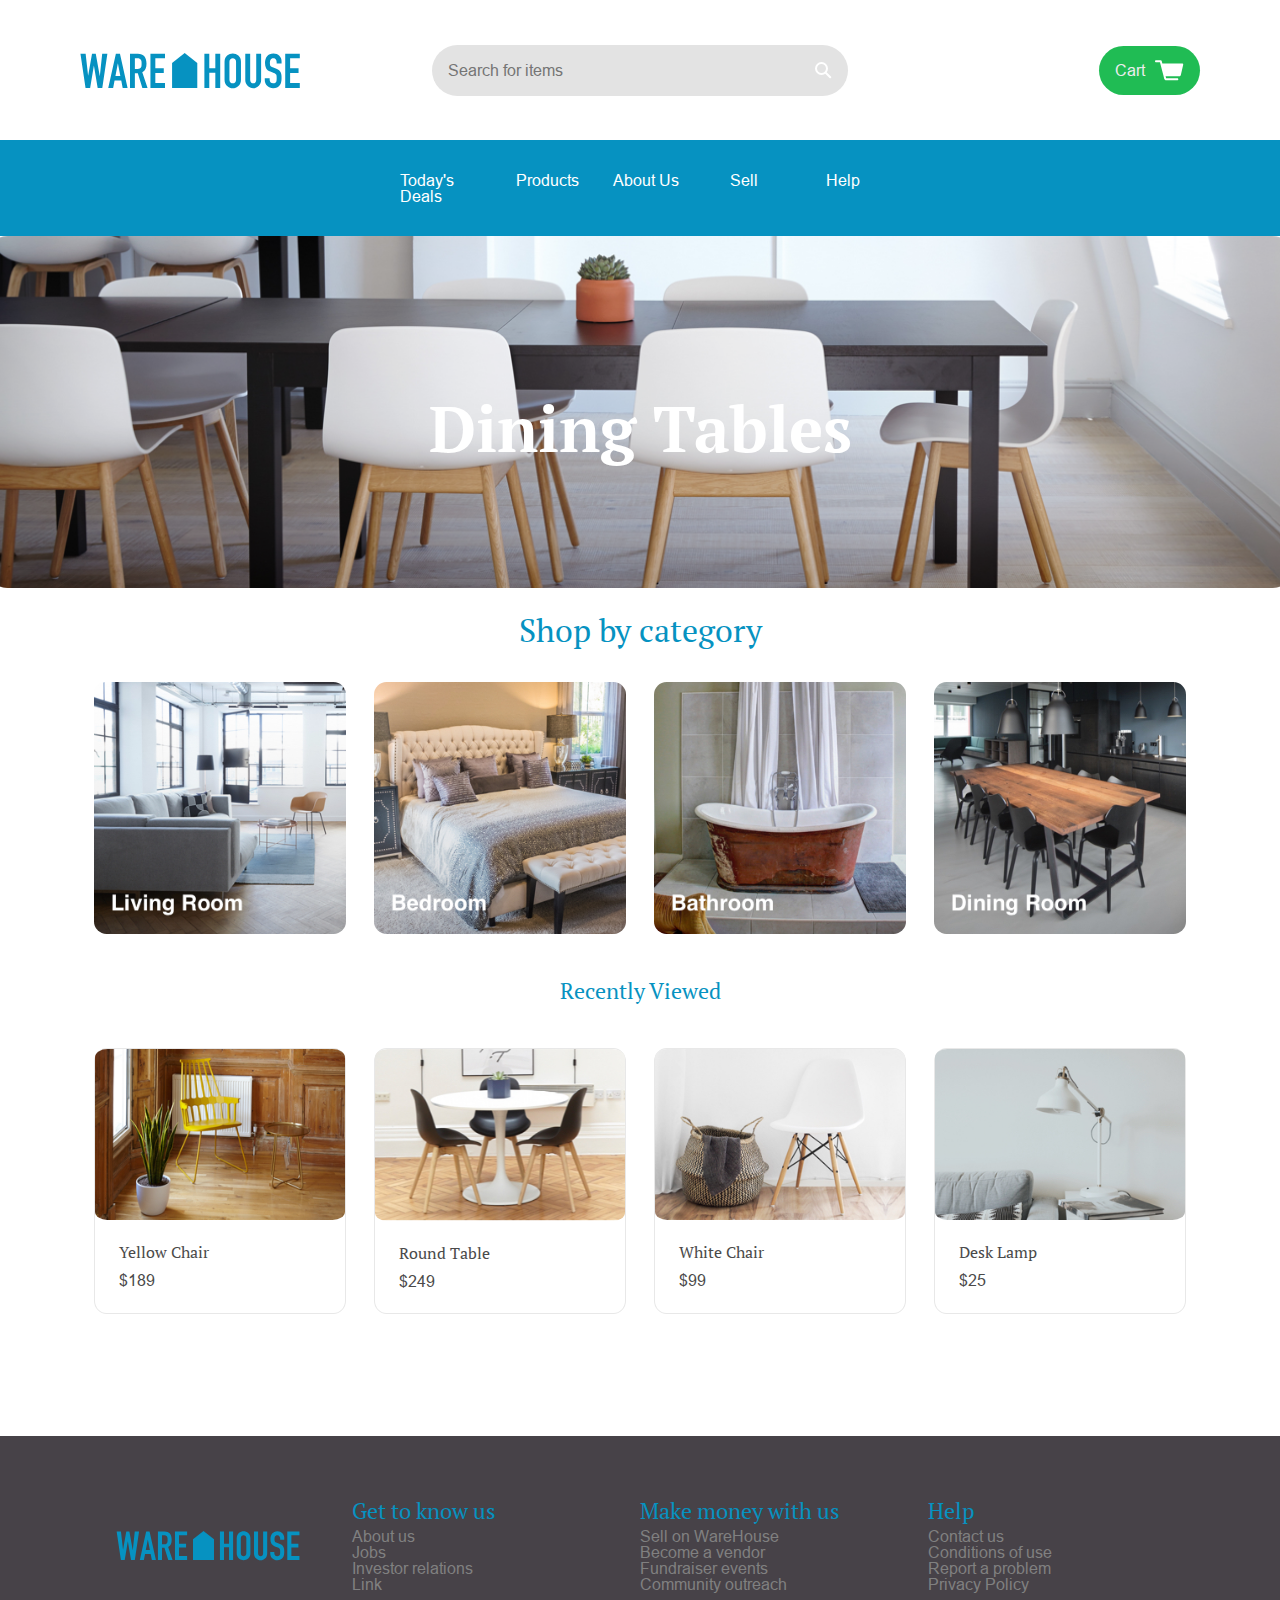
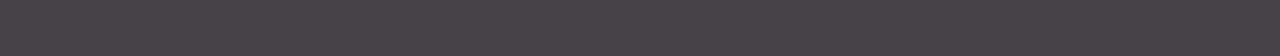
<file: Otis-Captone-Warehouse-Project/index.html>
<!DOCTYPE html>
<html>
<head>
  <title>WareHouse</title>
  <link rel="stylesheet" type="text/css" href="resources/css/reset.css">
  <link rel="stylesheet" type="text/css" href="resources/css/base.css">
  <link rel="stylesheet" type="text/css" href="resources/css/index.css">
  <link href="https://fonts.googleapis.com/css?family=PT+Serif:700" rel="stylesheet">
</head>
<body>
  <main class="container" role="main">

    <!-- Header -->

    <header>
      <div class="image-container">
        <a href="index.html"><img class="logo" src="resources/img/warehouse-logo.svg" alt="Warehouse logo" role="img"></a>
      </div>
      <div class="search-bar">
        <input type="text" name="search" placeholder="Search for items" role="textbox">
        <a href="" class="icon"><img src="resources/img/search.svg" alt="Search" role="img"></a>
      </div>
      <a href="cart.html" class="button cart">Cart <img src="resources/img/cart.svg" alt="Cart"></a>
    </header>
    <nav role="navigation">
      <a href="deals.html">Today's Deals</a>
      <a href="products.html">Products</a>
      <a href="about.html">About Us</a>
      <a href="sell.html">Sell</a>
      <a href="#">Help</a>
    </nav>

    <!-- Hero Section -->

    <section id="main" class="landing" role="region">
      <div class="hero">
        <a href="tables.html" role="heading"><h1 role="heading">Dining Tables</h1></a>
      </div>

    <!-- Products Preview Section -->

      <section class="products" role="section">

        <!-- Product Categories -->
        <div class="product-list-title" role="heading">Shop by category</div>
        <section class="product-list categories" role="section">
          <a href="living.html" class="product-category">
            <div class="image-container">
              <img src="resources/img/home/living-room.jpg" alt="Living Room" role="img">
            </div>

          </a>
          <a href="#" class="product-category">
            <div class="image-container">
              <img src="resources/img/home/bedroom.jpg" alt="Bedroom" role="img">
            </div>

          </a>
          <a href="#" class="product-category">
            <div class="image-container">
              <img src="resources/img/home/bathroom.jpg" alt="Bathroom" role="img">
            </div>

          </a>
          <a href="#" class="product-category">
            <div class="image-container">
              <img src="resources/img/home/dining-room.jpg" alt="Dining Room" role="img">
            </div>
          </a>

        </section>

        <!-- Recently Viewed Products -->

        <h2 role="heading">Recently Viewed</h2>
        <section class="product-list" role="section">
          <a href="#" class="product-item">
            <div class="image-container">
              <img src="resources/img/home/yellow-chair.jpg" alt="Yellow Chair" role="img">
            </div>
            <div class="description">
              <h3 role="heading">Yellow Chair</h3>
              <span class="price">$189</span>
            </div>
          </a>
          <a href="#" class="product-item">
            <div class="image-container">
              <img src="resources/img/home/round-table.jpg" alt="Round Table" role="img">
            </div>
            <div class="description">
              <h3 role="heading">Round Table</h3>
              <span class="price">$249</span>
            </div>
          </a>
          <a href="#" class="product-item">
            <div class="image-container">
              <img src="resources/img/home/white-chair.jpg" alt="White Chair" role="img">
            </div>
            <div class="description">
              <h3 role="heading">White Chair</h3>
              <span class="price">$99</span>
            </div>
          </a>
          <a href="#" class="product-item">
            <div class="image-container">
              <img src="resources/img/home/desk-lamp.jpg" alt="Desk Lamp" role="img">
            </div>
            <div class="description">
              <h3 role="heading">Desk Lamp</h3>
              <span class="price">$25</span>
            </div>
          </a>
        </section>
      </section>
    </section>

    <!-- Footer -->

    <footer>
      <img class="logo" src="resources/img/warehouse-logo.svg" alt="Warehouse logo" role="img">
      <div class="links">
        <h4 role="heading">Get to know us</h4>
        <a href="#">About us</a>
        <a href="jobs.html">Jobs</a>
        <a href="#">Investor relations</a>
        <a href="#">Link</a>
      </div>
      <div class="links">
        <h4 role="heading">Make money with us</h4>
        <a href="sell.html">Sell on WareHouse</a>
        <a href="#">Become a vendor</a>
        <a href="#">Fundraiser events</a>
        <a href="#">Community outreach</a>
      </div>
      <div class="links">
        <h4 role="heading">Help</h4>
        <a href="#">Contact us</a>
        <a href="#">Conditions of use</a>
        <a href="#">Report a problem</a>
        <a href="#">Privacy Policy</a>
      </div>
    </footer>
  </main>
</body>
</html>
</file>
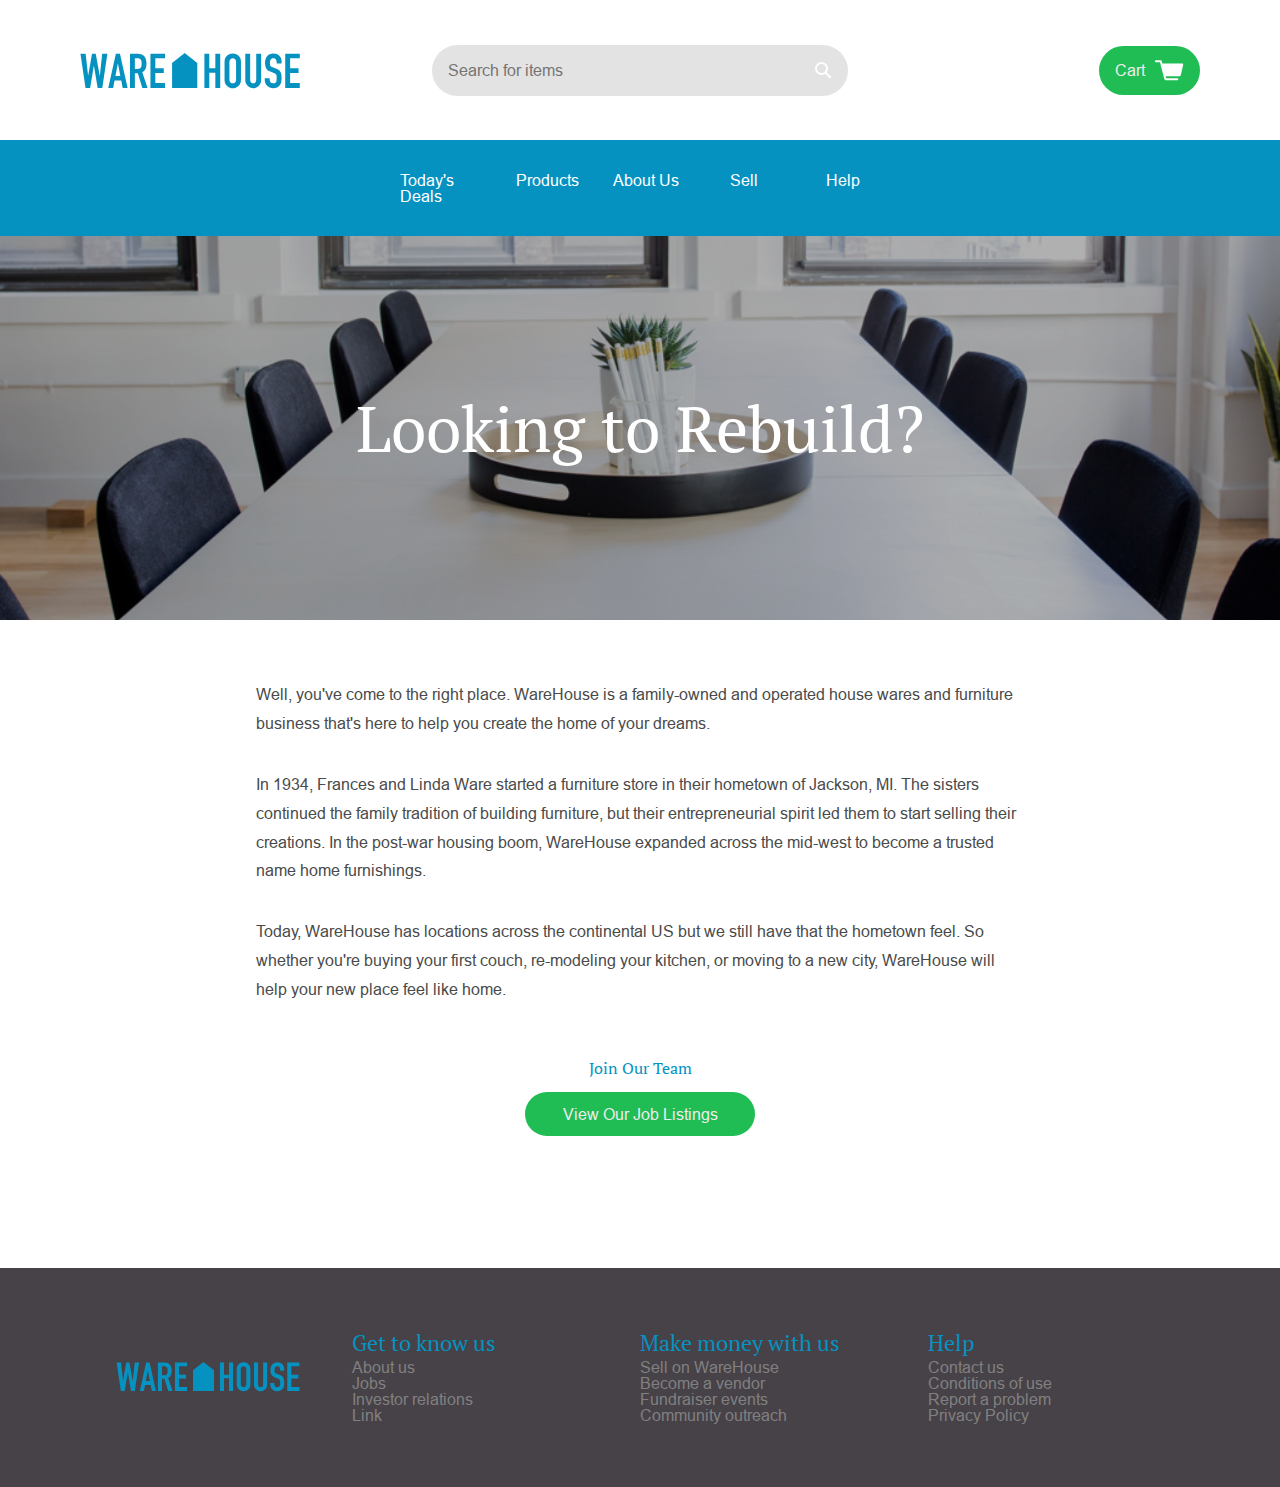
<file: Otis-Captone-Warehouse-Project/about.html>
<!DOCTYPE html>
<html>
<head>
  <title>WareHouse</title>
  <link rel="stylesheet" type="text/css" href="resources/css/reset.css">
  <link rel="stylesheet" type="text/css" href="resources/css/base.css">
  <link rel="stylesheet" type="text/css" href="resources/css/about.css">
  <link href="https://fonts.googleapis.com/css?family=PT+Serif:700" rel="stylesheet">
</head>
<body>
  <main class="container">

    <!-- Header -->

    <header>
      <div class="image-container">
        <a href="index.html"><img class="logo" src="resources/img/warehouse-logo.svg" alt="Warehouse logo" role="img"></a>
      </div>
      <div class="search-bar">
        <input type="text" name="search" placeholder="Search for items" role="textbox">
        <a href="" class="icon"><img src="resources/img/search.svg" alt="Search" role="img"></a>
      </div>
      <a href="cart.html" class="button cart">Cart <img src="resources/img/cart.svg" alt="Cart" role="img"></a>
    </header>
    <nav role="navigation">
      <a href="deals.html">Today's Deals</a>
      <a href="products.html">Products</a>
      <a href="about.html">About Us</a>
      <a href="sell.html">Sell</a>
      <a href="#">Help</a>
    </nav>

    <!-- About Section -->
    <section id="main" class="about" role="region">
      <h1 role="heading">Looking to Rebuild?</h1>
      <div class="information">
        <p>
          Well, you've come to the right place. WareHouse
          is a family-owned and operated house wares and furniture business
          that's here to help you create the home of your dreams.
        </p>
        <p>
          In 1934, Frances and Linda Ware started a furniture store in their
          hometown of Jackson, MI. The sisters continued the family tradition
          of building furniture, but their entrepreneurial spirit led them to
          start selling their creations. In the post-war housing boom, WareHouse
          expanded across the mid-west to become a trusted name home furnishings.
        </p>
          <p>
          Today, WareHouse has locations across the continental US but we still
          have that the hometown feel. So whether you're buying your first couch,
          re-modeling your kitchen, or moving to a new city, WareHouse will help your new place feel like home.
        </p>
        <div class="join">
          <h3>Join Our Team</h3>
          <a href="jobs.html" class="button">View Our Job Listings</a>
        </div>
      </div>
    </section>

    <!-- Footer -->

    <footer>
      <img src="resources/img/warehouse-logo.svg" alt="Warehouse logo" role="img">
      <div class="links">
        <h4 role="heading">Get to know us</h4>
        <a href="#">About us</a>
        <a href="jobs.html">Jobs</a>
        <a href="#">Investor relations</a>
        <a href="#">Link</a>
      </div>
      <div class="links">
        <h4 role="heading">Make money with us</h4>
        <a href="sell.html">Sell on WareHouse</a>
        <a href="#">Become a vendor</a>
        <a href="#">Fundraiser events</a>
        <a href="#">Community outreach</a>
      </div>
      <div class="links">
        <h4 role="heading">Help</h4>
        <a href="#">Contact us</a>
        <a href="#">Conditions of use</a>
        <a href="#">Report a problem</a>
        <a href="#">Privacy Policy</a>
      </div>
    </footer>
  </main>
</body>
</html>
</file>
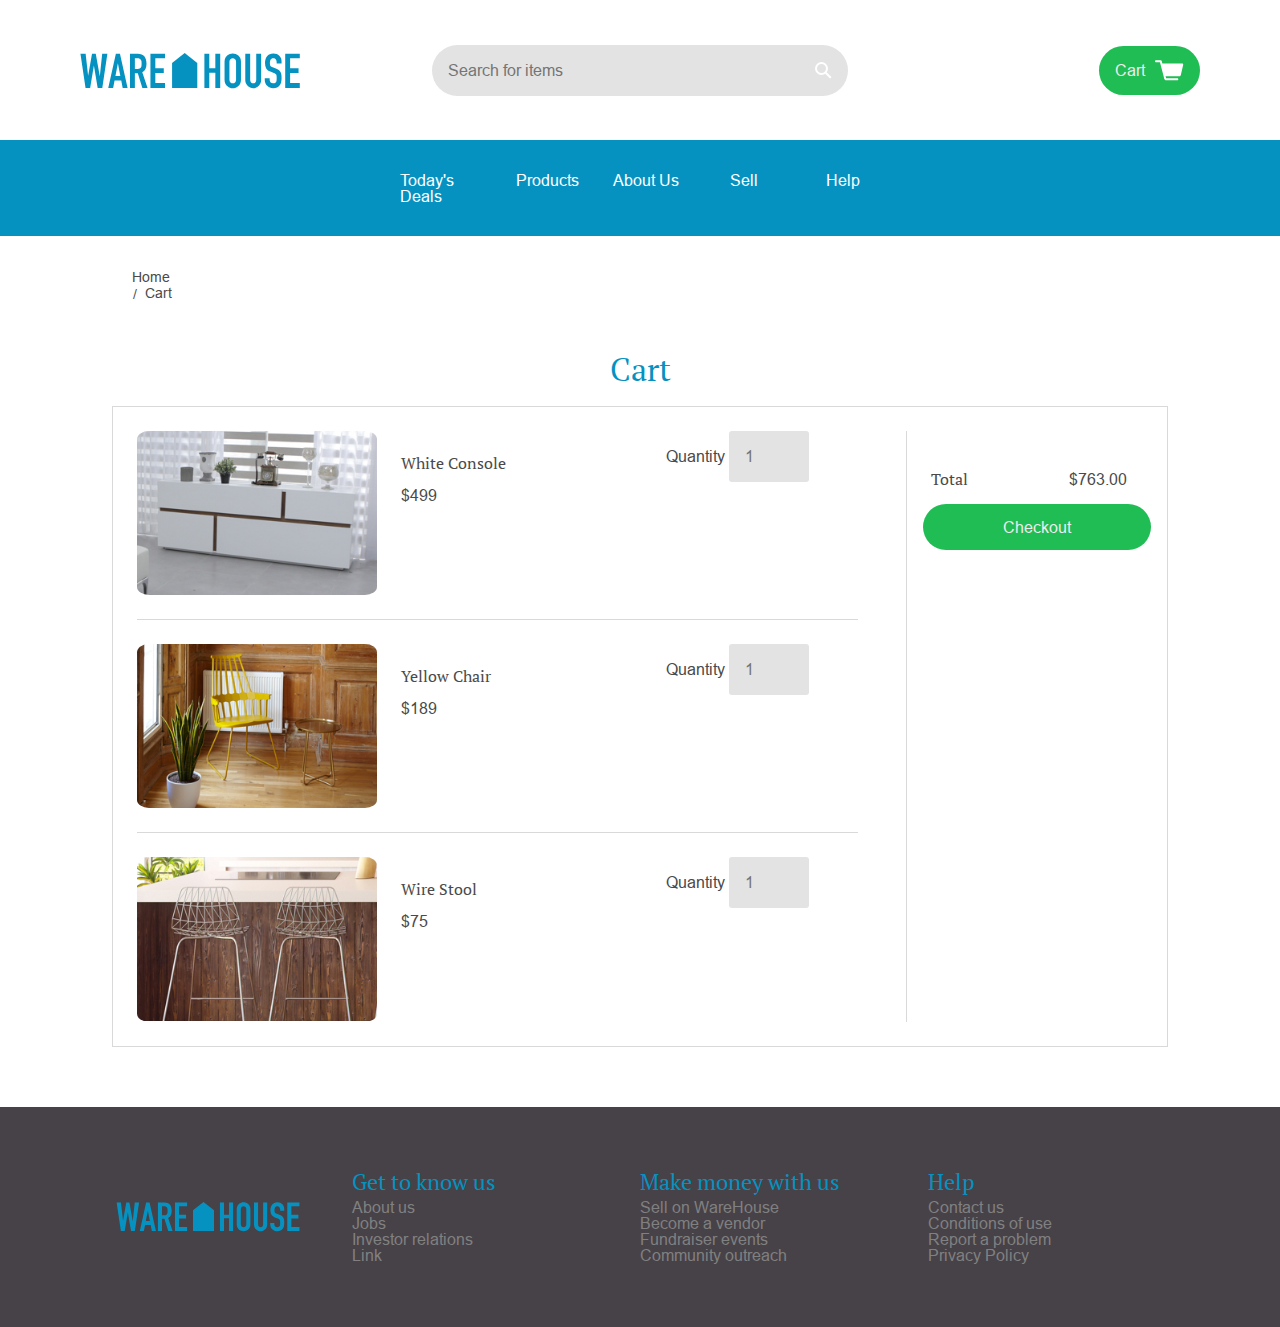
<file: Otis-Captone-Warehouse-Project/cart.html>
<!DOCTYPE html>
<html>
<head>
  <title>WareHouse</title>
  <link rel="stylesheet" type="text/css" href="resources/css/reset.css">
  <link rel="stylesheet" type="text/css" href="resources/css/base.css">
  <link rel="stylesheet" type="text/css" href="resources/css/cart.css">
  <link href="https://fonts.googleapis.com/css?family=PT+Serif:700" rel="stylesheet">
</head>
<body>
  <main class="container">

    <!-- Header -->

    <header>
      <div class="image-container">
        <a href="index.html"><img class="logo" src="resources/img/warehouse-logo.svg" alt="Warehouse logo" role="img"></a>
      </div>
      <div class="search-bar">
        <input type="text" name="search" placeholder="Search for items" role="textbox">
        <a href="" class="icon"><img src="resources/img/search.svg" alt="Search" role="img"></a>
      </div>
      <a href="cart.html" class="button cart">Cart <img src="resources/img/cart.svg" alt="Cart" role="img"></a>
    </header>
    <nav role="navigation">
      <a href="deals.html">Today's Deals</a>
      <a href="products.html">Products</a>
      <a href="about.html">About Us</a>
      <a href="sell.html">Sell</a>
      <a href="#">Help</a>
    </nav>

    <!-- Cart -->

    <section id="main" class="product-list-section" role="region">
      <ul class="breadcrumb">
        <li><a href="index.html">Home</a></li>
        <li>Cart</li>
      </ul>
      <div class="product-list-title">Cart</div>

    <div class="shopping-cart">

        <div class="row">
          <div class="image-container">
            <img src="resources/img/cart/white-console.jpg" alt="White Console" role="img">
          </div>

          <div class="description">
            <h3 role="heading">White Console</h3>
            <br>
            <span class="price">$499</span>
          </div>

          <div>
            Quantity <input type="number" name="Quantity" placeholder="1" role="spinbutton">
          </div>
        </div>

        <div class="row">
          <div class="image-container">
            <img src="resources/img/cart/yellow-chair.jpg" alt="Yellow Chair" role="img">
          </div>

          <div class="description">
            <h3 role="heading">Yellow Chair</h3>
            <br>
            <span class="price">$189</span>
          </div>

          <div>
            Quantity <input type="number" name="Quantity" placeholder="1" role="spinbutton">
          </div>
        </div>

        <div class="row" id="no-border">
          <div class="image-container">
            <img src="resources/img/cart/wire-stool.jpg" alt="Wire Stool" role="img">
          </div>

          <div class="description">
            <h3>Wire Stool</h3>
            <br>
            <span class="price">$75</span>
          </div>

            <div>
            Quantity <input type="number" name="Quantity" placeholder="1" role="spinbutton">
          </div>
        </div>

      <div class="total">
        <div class="description">
          <h3>Total</h3>
          <span class="price">$763.00</span>
        </div>
        <a href="" class="button">Checkout</a>
      </div>
  </div>
</section>

    <!-- Footer -->

    <footer>
      <img src="resources/img/warehouse-logo.svg" alt="Warehouse logo" role="img">
      <div class="links">
        <h4 role="heading">Get to know us</h4>
        <a href="#">About us</a>
        <a href="jobs.html">Jobs</a>
        <a href="#">Investor relations</a>
        <a href="#">Link</a>
      </div>
      <div class="links">
        <h4 role="heading">Make money with us</h4>
        <a href="sell.html">Sell on WareHouse</a>
        <a href="#">Become a vendor</a>
        <a href="#">Fundraiser events</a>
        <a href="#">Community outreach</a>
      </div>
      <div class="links">
        <h4 role="heading">Help</h4>
        <a href="#">Contact us</a>
        <a href="#">Conditions of use</a>
        <a href="#">Report a problem</a>
        <a href="#">Privacy Policy</a>
      </div>
    </footer>
  </main>
</body>
</html>
</file>
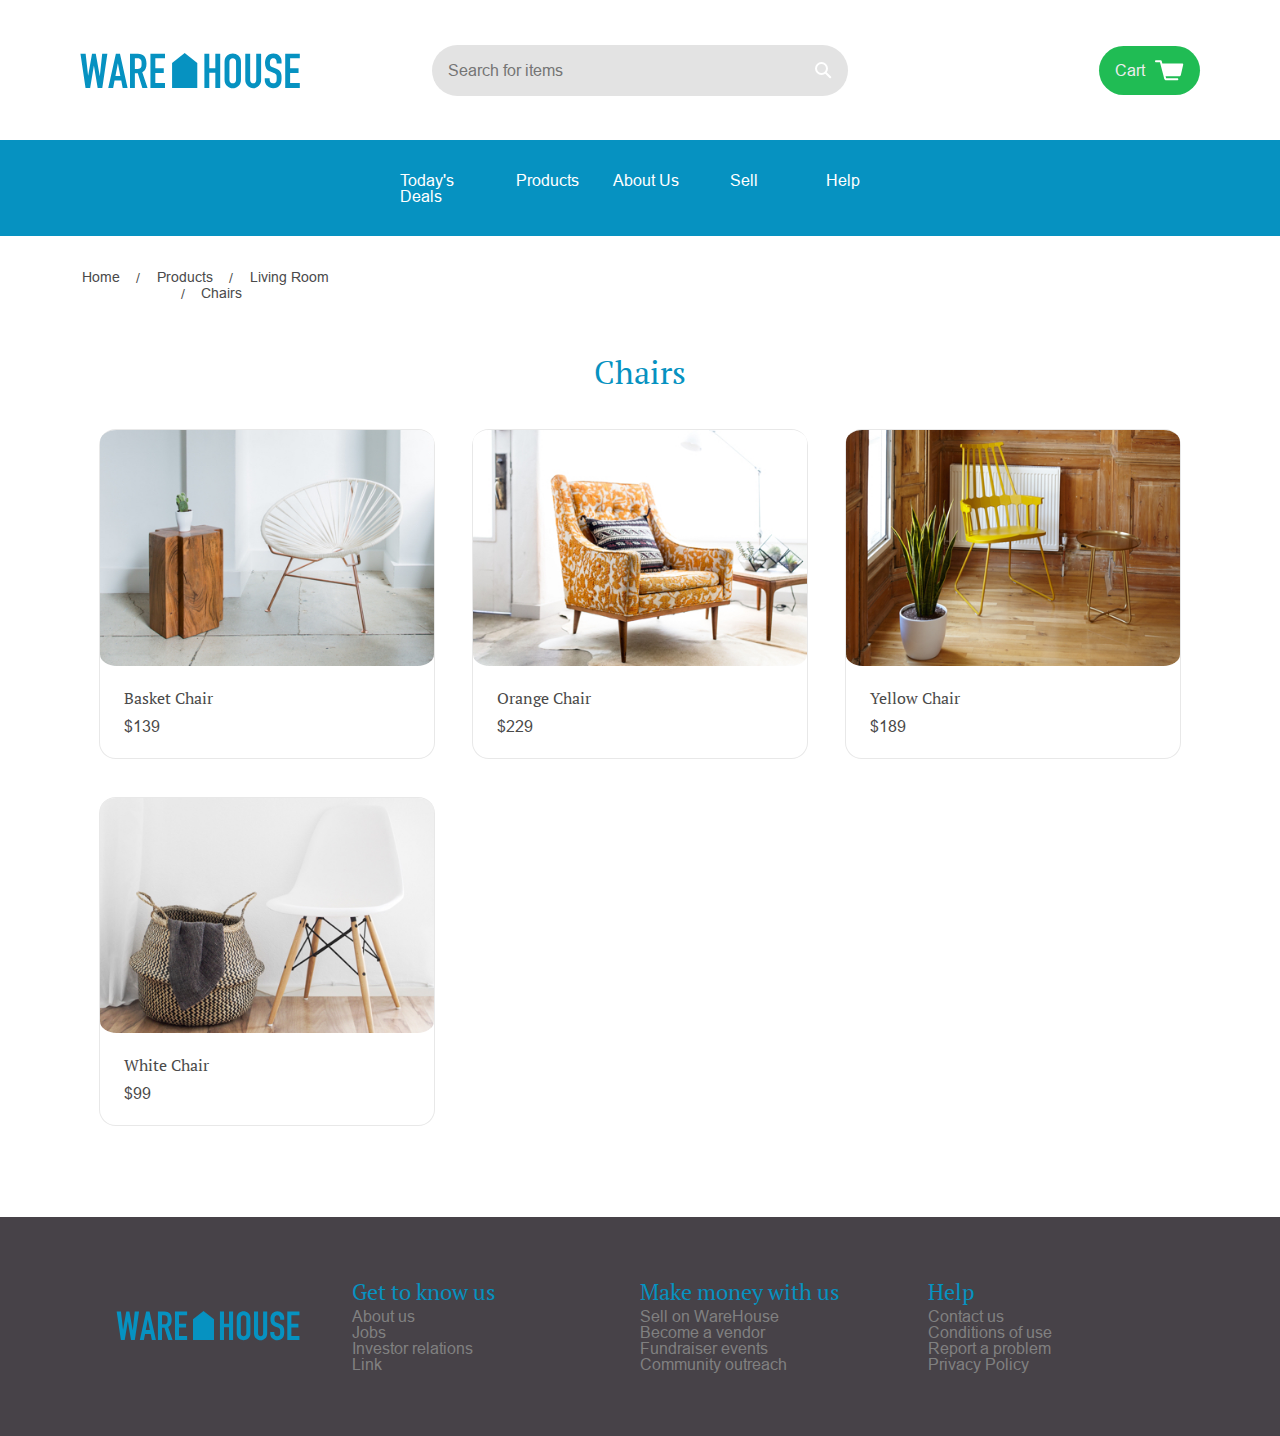
<file: Otis-Captone-Warehouse-Project/chairs.html>
<!DOCTYPE html>
<html>
<head>
  <title>WareHouse</title>
  <link rel="stylesheet" type="text/css" href="resources/css/reset.css">
  <link rel="stylesheet" type="text/css" href="resources/css/base.css">
  <link href="https://fonts.googleapis.com/css?family=PT+Serif:700" rel="stylesheet">
</head>
<body>
  <main class="container">

    <!-- Header -->

    <header>
      <div class="image-container">
        <a href="index.html"><img class="logo" src="resources/img/warehouse-logo.svg" alt="Warehouse logo" role="img"></a>
      </div>
      <div class="search-bar">
        <input type="text" name="search" placeholder="Search for items" role="textbox">
        <a href="" class="icon"><img src="resources/img/search.svg" alt="Search" role="img"></a>
      </div>
      <a href="cart.html" class="button cart">Cart <img src="resources/img/cart.svg" alt="Cart" role="img"></a>
    </header>
    <nav role="navigation">
      <a href="deals.html">Today's Deals</a>
      <a href="products.html">Products</a>
      <a href="about.html">About Us</a>
      <a href="sell.html">Sell</a>
      <a href="#">Help</a>
    </nav>

    <!-- Chairs Section -->

    <section id="main" class="product-list-section" role="region">
      <ul class="breadcrumb">
        <li><a href="index.html">Home</a></li>
        <li><a href="products.html">Products</a></li>
        <li><a href="living.html">Living Room</a></li>
        <li>Chairs</li>
      </ul>
      <div class="product-list-title">Chairs</div>

      <div class="product-list">


        <a href="#" class="product-item">
          <div class="image-container">
            <img src="resources/img/chairs/basket-chair.jpg" alt="Basket Chair" role="img">
          </div>
          <div class="description">
            <h3 role="heading">Basket Chair</h3>
            <span class="price">$139</span>
          </div>
        </a>

        <a href="#" class="product-item">
          <div class="image-container">
            <img src="resources/img/chairs/orange-chair.jpg" alt="Orange Chair" role="img">
          </div>
          <div class="description">
            <h3 role="heading">Orange Chair</h3>
            <span class="price">$229</span>
          </div>
        </a>

        <a href="#" class="product-item">
          <div class="image-container">
            <img src="resources/img/chairs/yellow-chair.jpg" alt="Yellow Chair" role="img">
          </div>
          <div class="description">
            <h3 role="heading">Yellow Chair</h3>
            <span class="price">$189</span>
          </div>
        </a>

        <a href="#" class="product-item">
          <div class="image-container">
            <img src="resources/img/chairs/white-chair.jpg" alt="White Chair" role="img">
          </div>
          <div class="description">
            <h3 role="heading">White Chair</h3>
            <span class="price">$99</span>
          </div>
        </a>

      </div>
    </section>

    <!-- Footer -->

    <footer>
      <img src="resources/img/warehouse-logo.svg" alt="Warehouse logo" role="img">
      <div class="links">
        <h4 role="heading">Get to know us</h4>
        <a href="#">About us</a>
        <a href="jobs.html">Jobs</a>
        <a href="#">Investor relations</a>
        <a href="#">Link</a>
      </div>
      <div class="links">
        <h4 role="heading">Make money with us</h4>
        <a href="sell.html">Sell on WareHouse</a>
        <a href="#">Become a vendor</a>
        <a href="#">Fundraiser events</a>
        <a href="#">Community outreach</a>
      </div>
      <div class="links">
        <h4 role="heading">Help</h4>
        <a href="#">Contact us</a>
        <a href="#">Conditions of use</a>
        <a href="#">Report a problem</a>
        <a href="#">Privacy Policy</a>
      </div>
    </footer>
  </main>
</body>
</html>
</file>
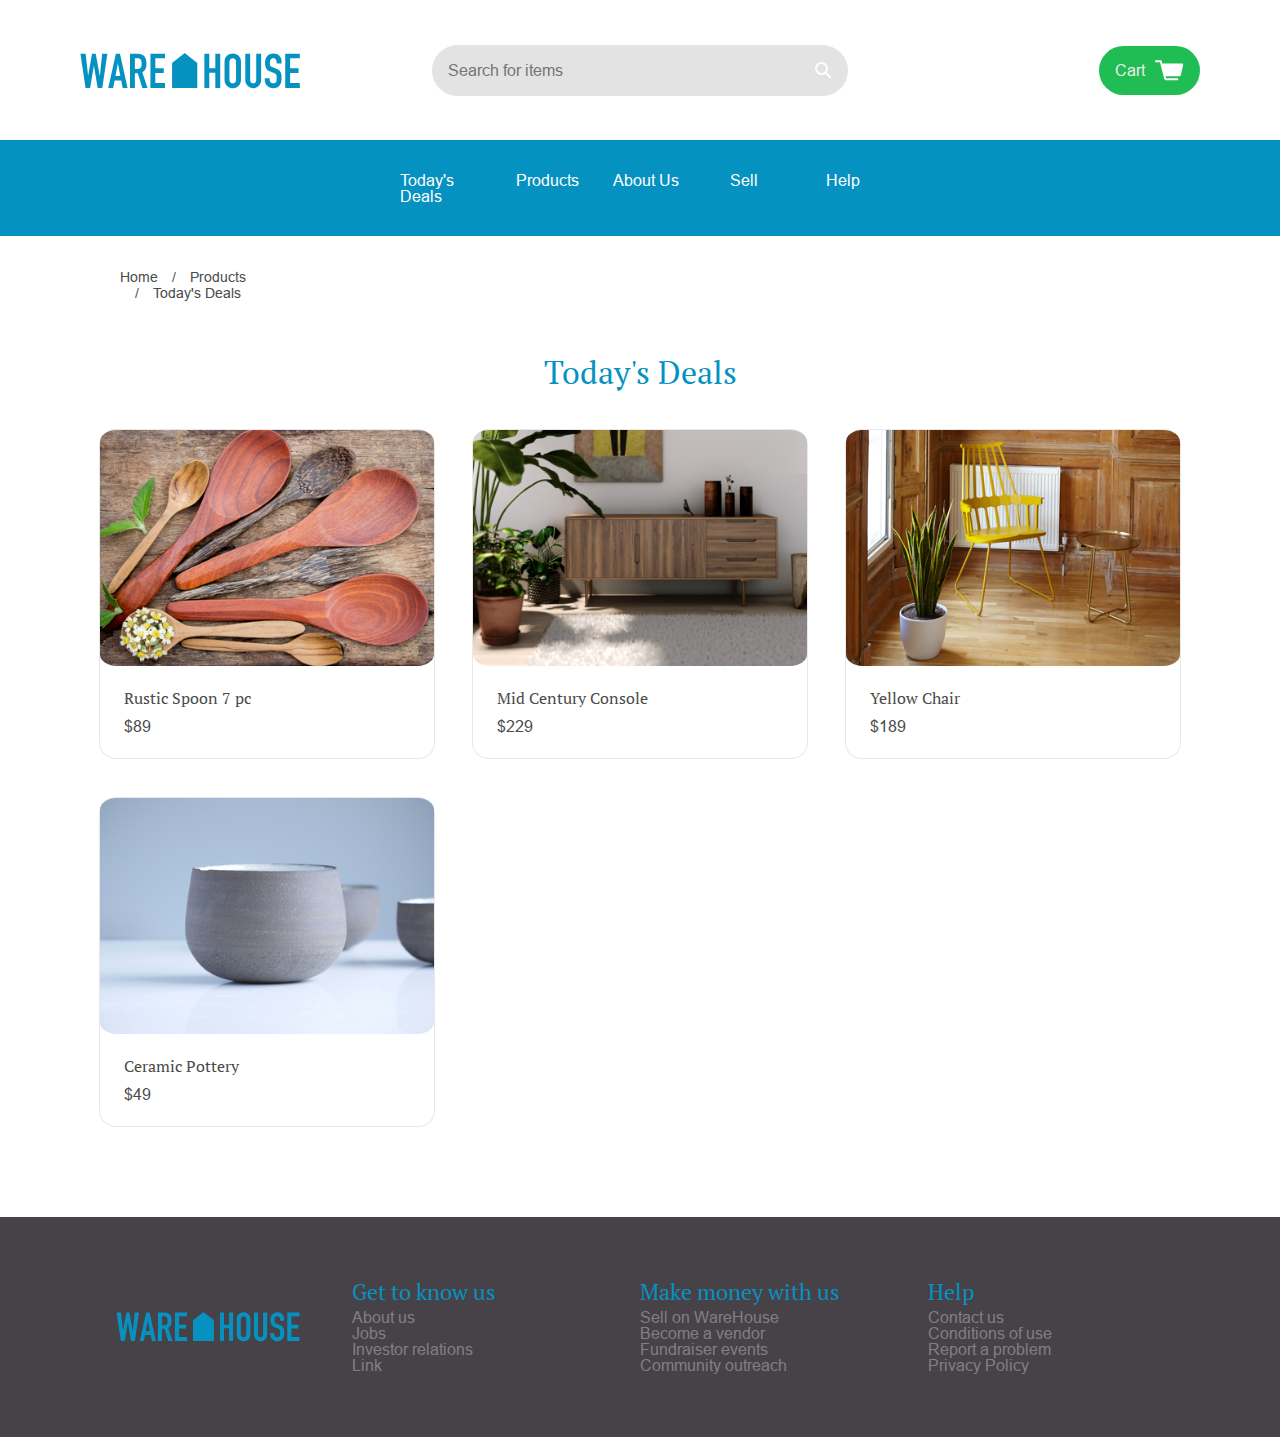
<file: Otis-Captone-Warehouse-Project/deals.html>
<!DOCTYPE html>
<html>
<head>
  <title>WareHouse</title>
  <link rel="stylesheet" type="text/css" href="resources/css/reset.css">
  <link rel="stylesheet" type="text/css" href="resources/css/base.css">
  <link href="https://fonts.googleapis.com/css?family=PT+Serif:700" rel="stylesheet">
</head>
<body>
  <main class="container">

    <!-- Header -->

    <header>
      <div class="image-container">
        <a href="index.html"><img class="logo" src="resources/img/warehouse-logo.svg" alt="Warehouse logo" role="img"></a>
      </div>
      <div class="search-bar">
        <input type="text" name="search" placeholder="Search for items" role="textbox">
        <a href="" class="icon"><img src="resources/img/search.svg" alt="Search" role="img"></a>
      </div>
      <a href="cart.html" class="button cart">Cart <img src="resources/img/cart.svg" alt="Cart" role="img"></a>
    </header>
    <nav role="navigation">
      <a href="deals.html">Today's Deals</a>
      <a href="products.html">Products</a>
      <a href="about.html">About Us</a>
      <a href="sell.html">Sell</a>
      <a href="#">Help</a>
    </nav>

    <!-- Deals Section -->

    <section id="main" class="product-list-section" role="region">
      <ul class="breadcrumb">
        <li><a href="index.html">Home</a></li>
        <li><a href="products.html">Products</a></li>
        <li>Today's Deals</li>
      </ul>
      <div class="product-list-title">Today's Deals</div>

      <div class="product-list">
        <a href="#" class="product-item">
          <div class="image-container">
            <img src="resources/img/deals/wooden-spoons.jpg" alt="Wooden Spoons" role="img">
          </div>
          <div class="description">
            <h3 role="heading">Rustic Spoon 7 pc</h3>
            <span class="price">$89</span>
          </div>
        </a>

        <a href="#" class="product-item">
          <div class="image-container">
            <img src="resources/img/deals/midcen-console.jpg" alt="Mid Century Console" role="img">
          </div>
          <div class="description">
            <h3 role="heading">Mid Century Console</h3>
            <span class="price">$229</span>
          </div>
        </a>

        <a href="#" class="product-item">
          <div class="image-container">
            <img src="resources/img/chairs/yellow-chair.jpg" alt="Yellow Chair" role="img">
          </div>
          <div class="description">
            <h3 role="heading">Yellow Chair</h3>
            <span class="price">$189</span>
          </div>
        </a>

        <a href="#" class="product-item">
          <div class="image-container">
            <img src="resources/img/deals/pottery.jpg" alt="Pottery" role="img">
          </div>
          <div class="description">
            <h3 role="heading">Ceramic Pottery</h3>
            <span class="price">$49</span>
          </div>
        </a>

      </div>
    </section>

    <!-- Footer -->

    <footer>
      <img src="resources/img/warehouse-logo.svg" alt="Warehouse logo" role="img">
      <div class="links">
        <h4 role="heading">Get to know us</h4>
        <a href="#">About us</a>
        <a href="jobs.html">Jobs</a>
        <a href="#">Investor relations</a>
        <a href="#">Link</a>
      </div>
      <div class="links">
        <h4 role="heading">Make money with us</h4>
        <a href="sell.html">Sell on WareHouse</a>
        <a href="#">Become a vendor</a>
        <a href="#">Fundraiser events</a>
        <a href="#">Community outreach</a>
      </div>
      <div class="links">
        <h4 role="heading">Help</h4>
        <a href="#">Contact us</a>
        <a href="#">Conditions of use</a>
        <a href="#">Report a problem</a>
        <a href="#">Privacy Policy</a>
      </div>
    </footer>
  </main>
</body>
</html>
</file>
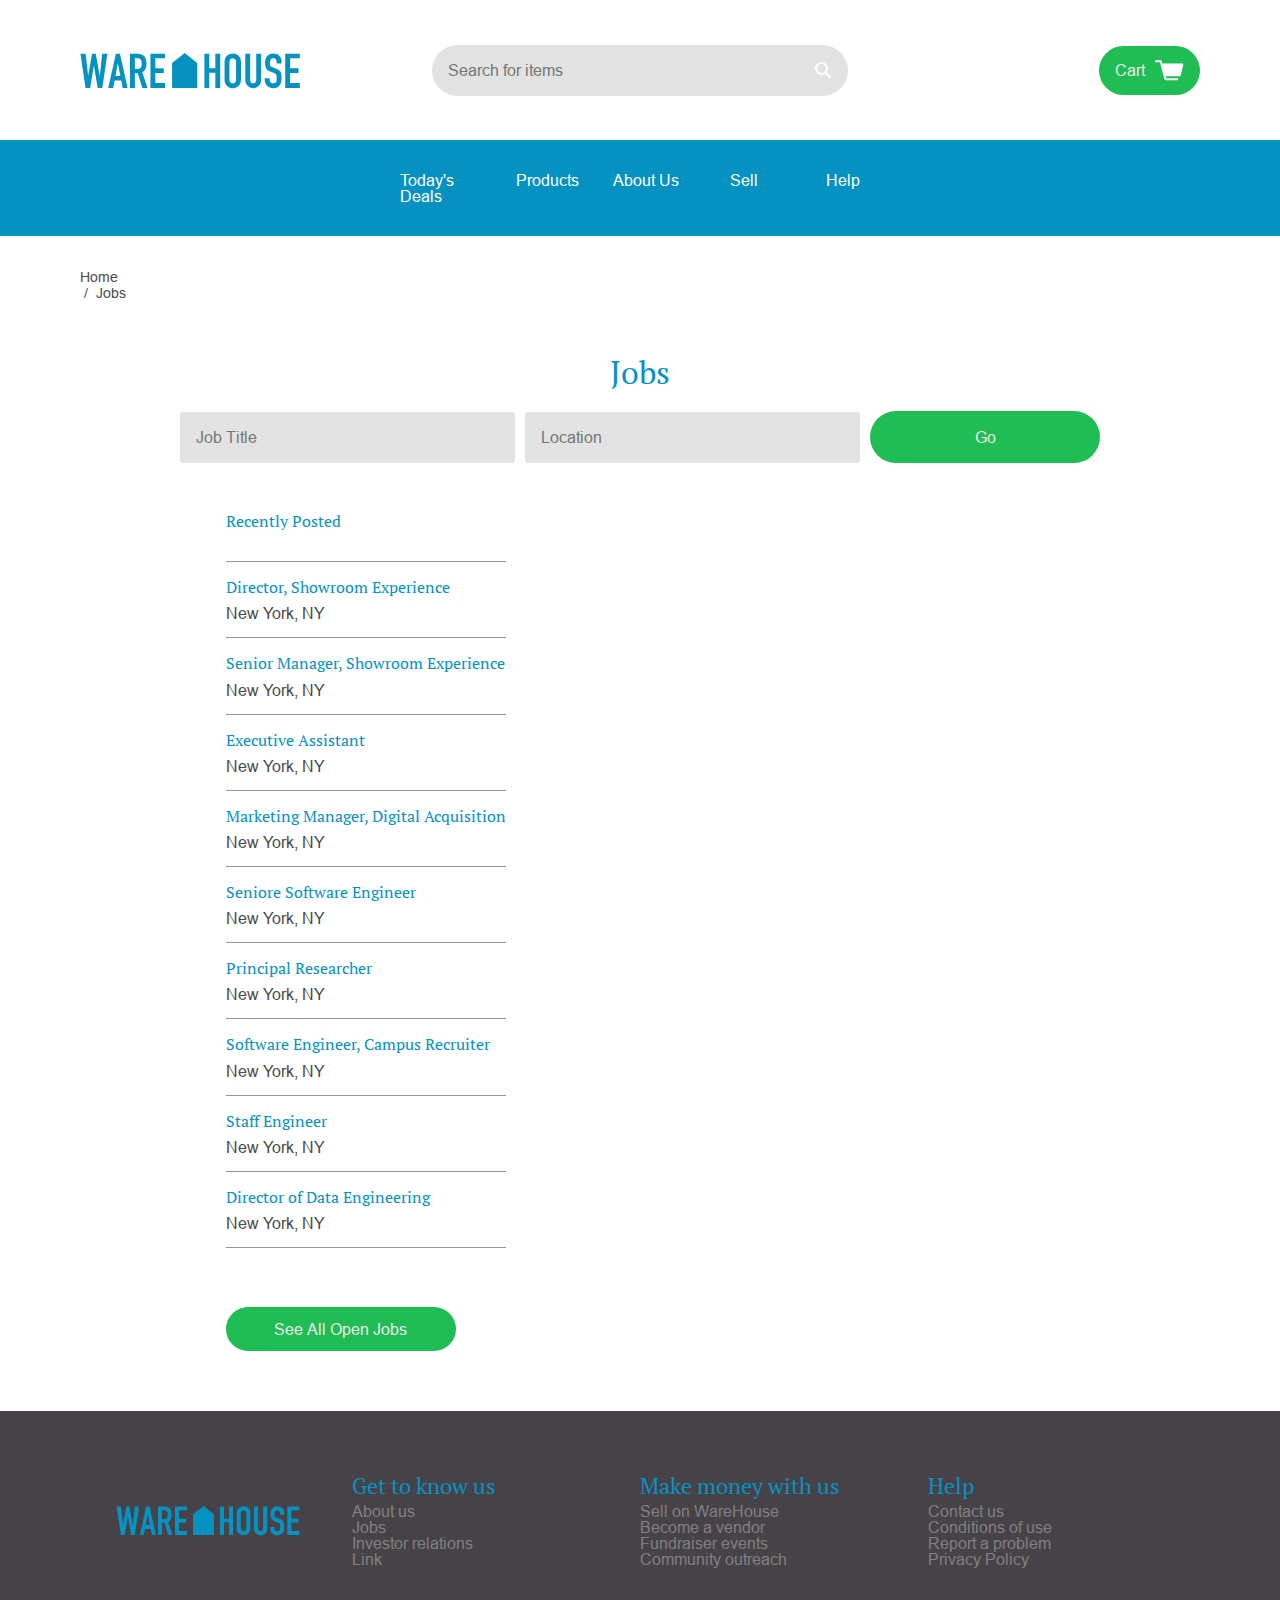
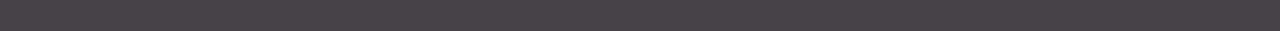
<file: Otis-Captone-Warehouse-Project/jobs.html>
<!DOCTYPE html>
<html>
<head>
  <title>WareHouse</title>
  <link rel="stylesheet" type="text/css" href="resources/css/reset.css">
  <link rel="stylesheet" type="text/css" href="resources/css/base.css">
  <link rel="stylesheet" type="text/css" href="resources/css/jobs.css">
  <link href="https://fonts.googleapis.com/css?family=PT+Serif:700" rel="stylesheet">
</head>
<body>
  <main class="container" role="main">

    <!-- Header -->

    <header>
      <div class="image-container">
        <a href="index.html"><img class="logo" src="resources/img/warehouse-logo.svg" alt="Warehouse logo" role="img"></a>
      </div>
      <div class="search-bar">
        <input type="text" name="search" placeholder="Search for items" role="textbox">
        <a href="" class="icon"><img src="resources/img/search.svg" alt="Search" role="img"></a>
      </div>
      <a href="cart.html" class="button cart">Cart <img src="resources/img/cart.svg" alt="Cart" role="img"></a>
    </header>
    <nav role="navigation">
      <a href="deals.html">Today's Deals</a>
      <a href="products.html">Products</a>
      <a href="about.html">About Us</a>
      <a href="sell.html">Sell</a>
      <a href="#">Help</a>
    </nav>

    <!-- Job List Section -->

    <section id="main" class="jobs" role="region">
      <ul class="breadcrumb">
        <li><a href="index.html">Home</a></li>
        <li>Jobs</li>
      </ul>
      <div class="product-list-title">Jobs</div>

      <!-- Job Search Bar -->

      <form role="form">
        <div id="name" class="field">
          <input type="text" name="name" placeholder="Job Title" role="textbox">
        </div>
        <div id="name" class="field">
          <input type="text" name="name" placeholder="Location" role="textbox">
        </div>
        <a href="#" class="button">Go</a>
      </form>

      <!-- Recently Posted Job List -->

      <h3 role="heading">Recently Posted</h3>
      <div class="job-list">
        <div class="job" name="jobs">
          <h4 role="heading">Director, Showroom Experience</h4>
          <span>New York, NY</span>
        </div>
        <div class="job" name="jobs">
          <h4 role="heading">Senior Manager, Showroom Experience</h4>
          <span>New York, NY</span>
        </div>
        <div class="job">
          <h4 role="heading">Executive Assistant</h4>
          <span>New York, NY</span>
        </div>
        <div class="job">
          <h4 role="heading">Marketing Manager, Digital Acquisition</h4>
          <span>New York, NY</span>
        </div>
        <div class="job">
          <h4 role="heading">Seniore Software Engineer</h4>
          <span>New York, NY</span>
        </div>
        <div class="job">
          <h4 role="heading">Principal Researcher</h4>
          <span>New York, NY</span>
        </div>
        <div class="job">
          <h4 role="heading">Software Engineer, Campus Recruiter</h4>
          <span>New York, NY</span>
        </div>
        <div class="job">
          <h4 role="heading">Staff Engineer</h4>
          <span>New York, NY</span>
        </div>
        <div class="job">
          <h4 role="heading">Director of Data Engineering</h4>
          <span>New York, NY</span>
        </div>
      </div>
      <a href="#" class="button" id="see-all-jobs">See All Open Jobs</a>
    </section>

    <!-- Footer -->

    <footer>
      <img src="resources/img/warehouse-logo.svg" alt="Warehouse logo" role="img">
      <div class="links">
        <h4 role="heading">Get to know us</h4>
        <a href="#">About us</a>
        <a href="jobs.html">Jobs</a>
        <a href="#">Investor relations</a>
        <a href="#">Link</a>
      </div>
      <div class="links">
        <h4 role="heading">Make money with us</h4>
        <a href="sell.html">Sell on WareHouse</a>
        <a href="#">Become a vendor</a>
        <a href="#">Fundraiser events</a>
        <a href="#">Community outreach</a>
      </div>
      <div class="links">
        <h4 role="heading">Help</h4>
        <a href="#">Contact us</a>
        <a href="#">Conditions of use</a>
        <a href="#">Report a problem</a>
        <a href="#">Privacy Policy</a>
      </div>
    </footer>
  </main>
</body>
</html>
</file>
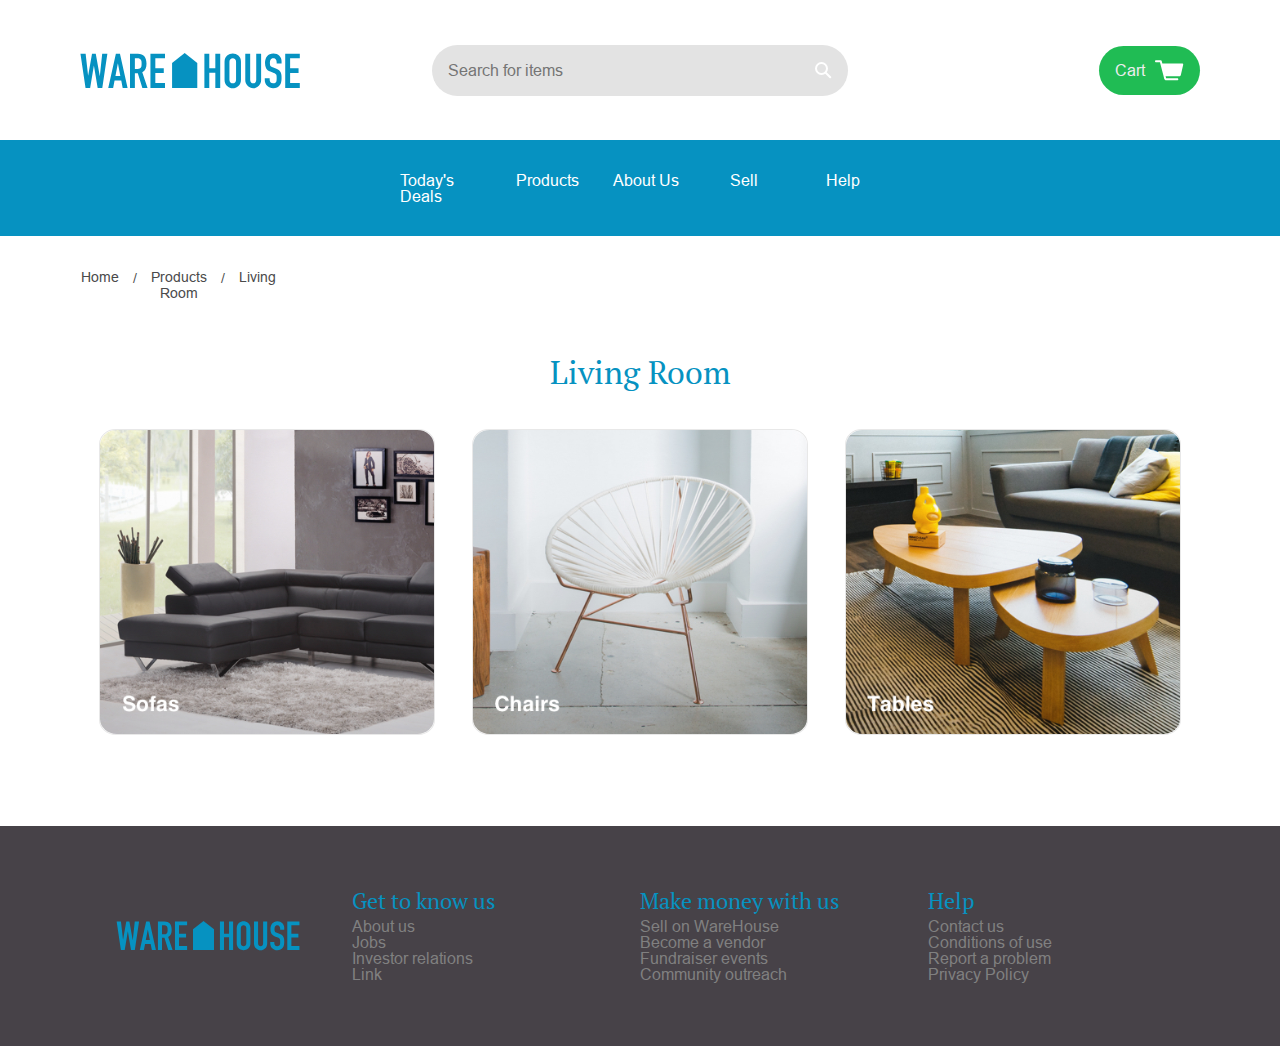
<file: Otis-Captone-Warehouse-Project/living.html>
<!DOCTYPE html>
<html>
<head>
  <title>WareHouse</title>
  <link rel="stylesheet" type="text/css" href="resources/css/reset.css">
  <link rel="stylesheet" type="text/css" href="resources/css/base.css">
  <link href="https://fonts.googleapis.com/css?family=PT+Serif:700" rel="stylesheet">
</head>
<body>
  <main class="container">

    <!-- Header -->

    <header>
      <div class="image-container">
        <a href="index.html"><img class="logo" src="resources/img/warehouse-logo.svg" alt="Warehouse logo" role="img"></a>
      </div>
      <div class="search-bar">
        <input type="text" name="search" placeholder="Search for items" role="textbox">
        <a href="" class="icon"><img src="resources/img/search.svg" alt="Search" role="img"></a>
      </div>
      <a href="cart.html" class="button cart">Cart <img src="resources/img/cart.svg" alt="Cart" role="img"></a>
    </header>
    <nav role="navigation">
      <a href="deals.html">Today's Deals</a>
      <a href="products.html">Products</a>
      <a href="about.html">About Us</a>
      <a href="sell.html">Sell</a>
      <a href="#">Help</a>
    </nav>

    <!-- Living Room List Section -->

    <section id="main" class="product-list-section" role="region">
      <ul class="breadcrumb">
        <li><a href="index.html">Home</a></li>
        <li><a href="products.html">Products</a></li>
        <li>Living Room</li>
      </ul>
      <div class="product-list-title">Living Room</div>

      <div class="product-list">
        <a href="#" class="product-item">
          <div class="image-container">
            <img src="resources/img/living/sofas.jpg" alt="Sofas" role="img">
          </div>
        </a>
        <a href="#" class="product-item">
          <div class="image-container">
            <img src="resources/img/living/chairs.jpg" alt="Chairs" role="img">
          </div>
        </a>
        <a href="#" class="product-item">
          <div class="image-container">
            <img src="resources/img/living/tables.jpg" alt="Tables" role="img">
          </div>
        </a>
      </div>
    </section>

    <!-- Footer -->

    <footer>
      <img src="resources/img/warehouse-logo.svg" alt="Warehouse logo" role="img">
      <div class="links">
        <h4 role="heading">Get to know us</h4>
        <a href="#">About us</a>
        <a href="jobs.html">Jobs</a>
        <a href="#">Investor relations</a>
        <a href="#">Link</a>
      </div>
      <div class="links">
        <h4 role="heading">Make money with us</h4>
        <a href="sell.html">Sell on WareHouse</a>
        <a href="#">Become a vendor</a>
        <a href="#">Fundraiser events</a>
        <a href="#">Community outreach</a>
      </div>
      <div class="links">
        <h4 role="heading">Help</h4>
        <a href="#">Contact us</a>
        <a href="#">Conditions of use</a>
        <a href="#">Report a problem</a>
        <a href="#">Privacy Policy</a>
      </main>
    </footer>
  </div>
</body>
</html>
</file>
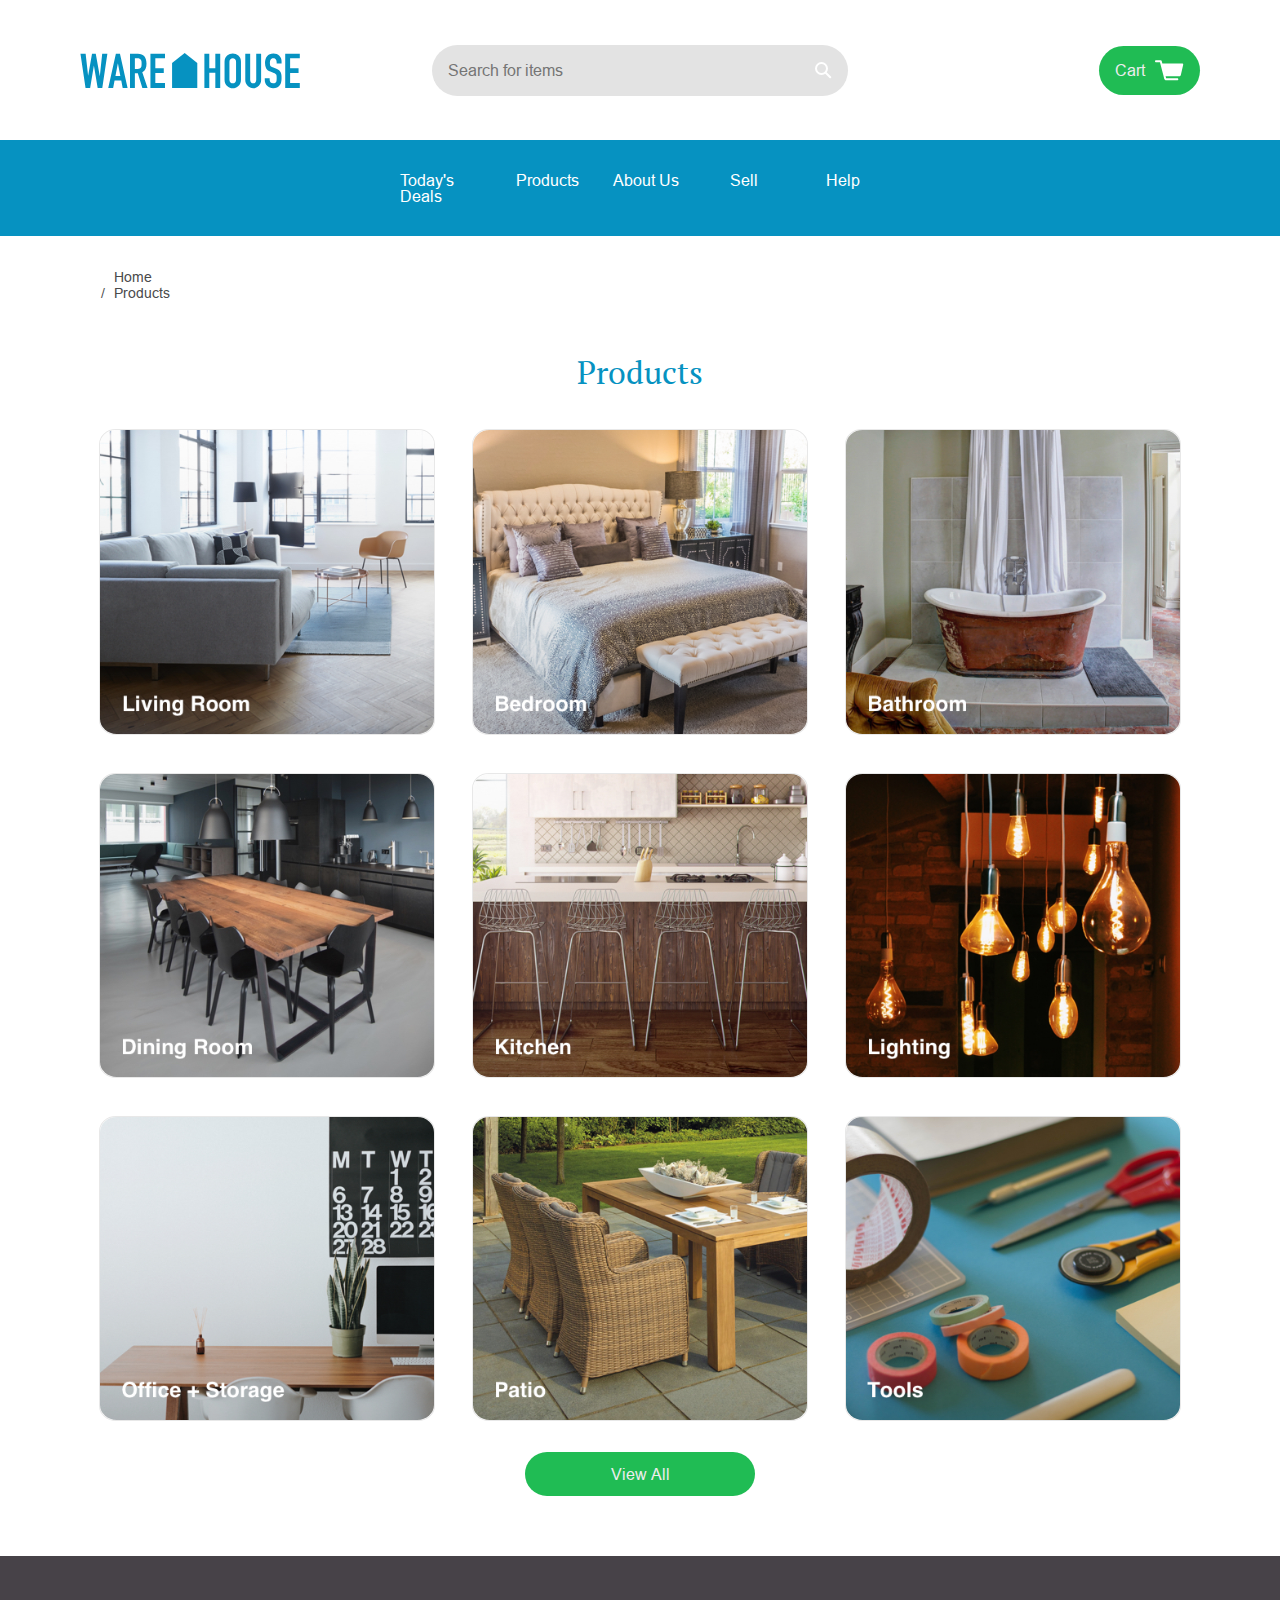
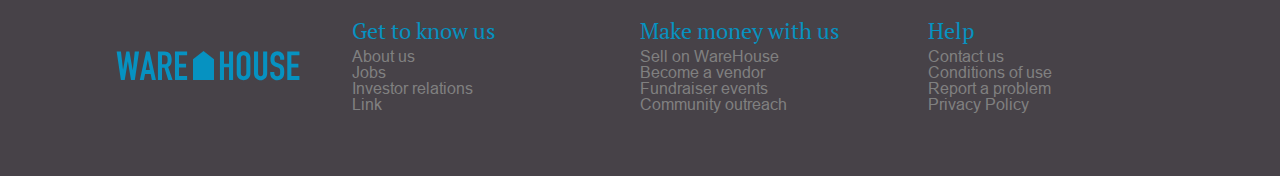
<file: Otis-Captone-Warehouse-Project/products.html>
<!DOCTYPE html>
<html>
<head>
  <title>WareHouse</title>
  <link rel="stylesheet" type="text/css" href="resources/css/reset.css">
  <link rel="stylesheet" type="text/css" href="resources/css/base.css">
  <link href="https://fonts.googleapis.com/css?family=PT+Serif:700" rel="stylesheet">
</head>
<body>
  <main class="container" role="main">

    <!-- Header -->

    <header>
      <div class="image-container">
        <a href="index.html"><img class="logo" src="resources/img/warehouse-logo.svg" alt="Warehouse logo" role="img"></a>
      </div>
      <div class="search-bar">
        <input type="text" name="search" placeholder="Search for items" role="textbox">
        <a href="" class="icon"><img src="resources/img/search.svg" alt="Search" role="img"></a>
      </div>
      <a href="" class="button cart">Cart <img src="resources/img/cart.svg" alt="Cart" role="img"></a>
    </header>
    <nav role="navigation">
      <a href="deals.html">Today's Deals</a>
      <a href="products.html">Products</a>
      <a href="about.html">About Us</a>
      <a href="sell.html">Sell</a>
      <a href="#">Help</a>
    </nav>

    <!-- Products Section -->

    <section id="main" class="product-list-section" role="region">
      <ul class="breadcrumb">
        <li><a href="index.html">Home</a></li>
        <li>Products</li>
      </ul>
      <div class="product-list-title">Products</div>
      <div class="product-list">
        <a href="living.html" class="product-item">
          <div class="image-container">
            <img src="resources/img/products/living-room.jpg" alt="Living Room" role="img">
          </div>
        </a>
        <a href="#" class="product-item">
          <div class="image-container">
            <img src="resources/img/products/bedroom.jpg" alt="Bedroom" role="img">
          </div>
        </a>
        <a href="#" class="product-item">
          <div class="image-container">
            <img src="resources/img/products/bathroom.jpg" alt="Bathroom" role="img">
          </div>
        </a>
        <a href="#" class="product-item">
          <div class="image-container">
            <img src="resources/img/products/dining-room.jpg" alt="Dining Room" role="img">
          </div>
        </a>
        <a href="#" class="product-item">
          <div class="image-container">
            <img src="resources/img/products/kitchen.jpg" alt="Kitchen" role="img">
          </div>
        </a>
        <a href="#" class="product-item">
          <div class="image-container">
            <img src="resources/img/products/lighting.jpg" alt="Lighting" role="img">
          </div>
        </a>
        <a href="#" class="product-item">
          <div class="image-container">
            <img src="resources/img/products/office.jpg" alt="Office" role="img">
          </div>
        </a>
        <a href="#" class="product-item">
          <div class="image-container">
            <img src="resources/img/products/patio.jpg" alt="Patio" role="img">
          </div>
        </a>
        <a href="#" class="product-item">
          <div class="image-container">
            <img src="resources/img/products/tools.jpg" alt="Tools" role="img">
          </div>
        </a>
      </div>
      <a href="#" class="button">View All</a>
    </section>

    <!-- Footer -->

    <footer>
      <img src="resources/img/warehouse-logo.svg" alt="Warehouse logo" role="img">
      <div class="links">
        <h4>Get to know us</h4>
        <a href="#">About us</a>
        <a href="jobs.html">Jobs</a>
        <a href="#">Investor relations</a>
        <a href="#">Link</a>
      </div>
      <div class="links">
        <h4>Make money with us</h4>
        <a href="sell.html">Sell on WareHouse</a>
        <a href="#">Become a vendor</a>
        <a href="#">Fundraiser events</a>
        <a href="#">Community outreach</a>
      </div>
      <div class="links">
        <h4>Help</h4>
        <a href="#">Contact us</a>
        <a href="#">Conditions of use</a>
        <a href="#">Report a problem</a>
        <a href="#">Privacy Policy</a>
      </div>
    </footer>
  </main>
</body>
</html>
</file>
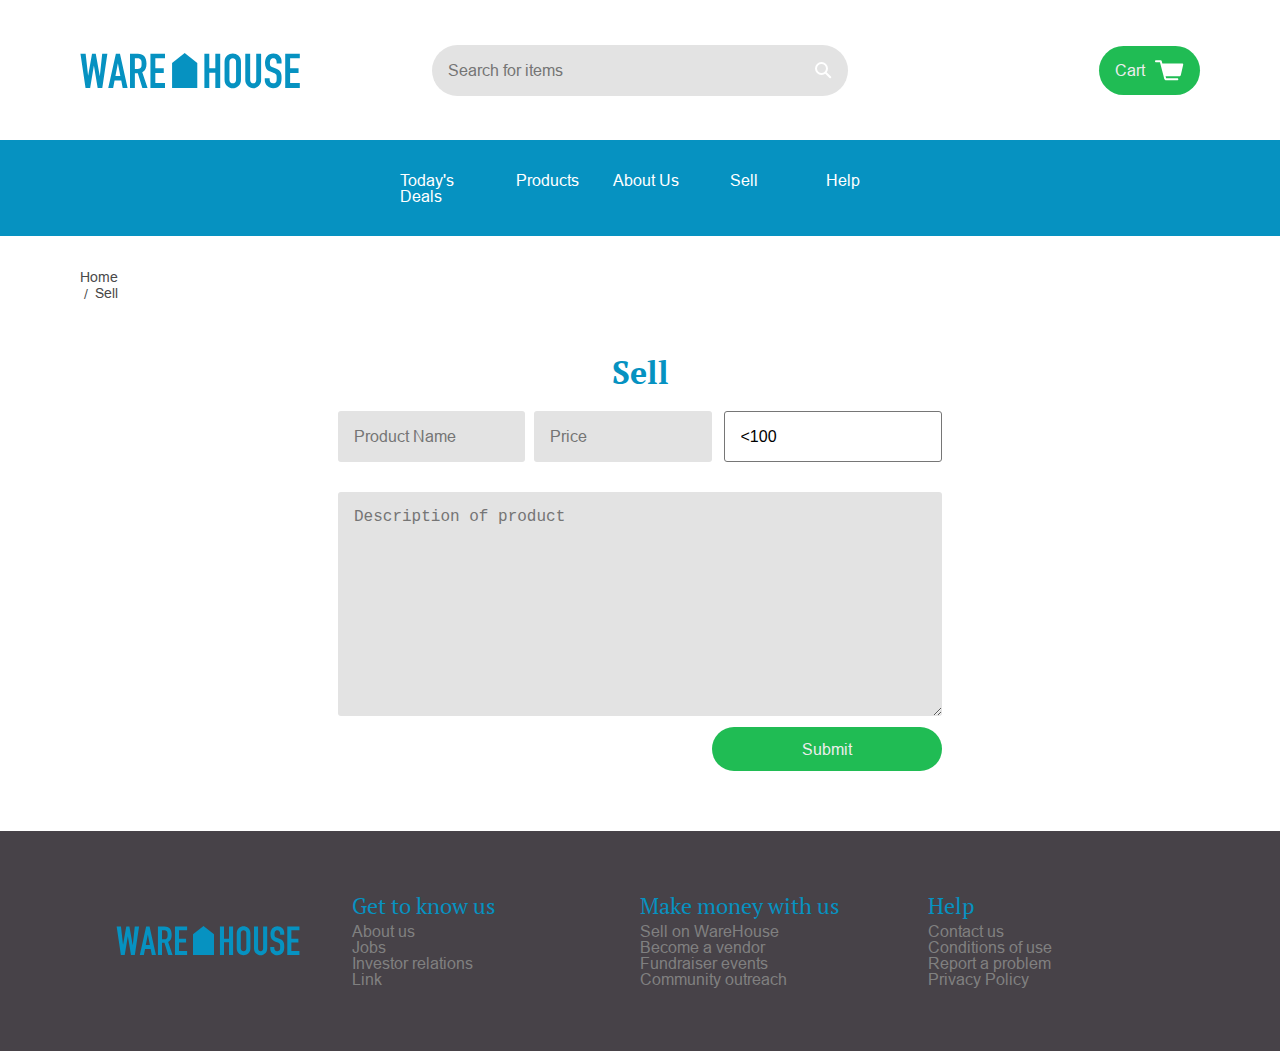
<file: Otis-Captone-Warehouse-Project/sell.html>
<!DOCTYPE html>
<html>
<head>
  <title>WareHouse</title>
  <link rel="stylesheet" type="text/css" href="resources/css/reset.css">
  <link rel="stylesheet" type="text/css" href="resources/css/base.css">
  <link rel="stylesheet" type="text/css" href="resources/css/sell.css">
  <link href="https://fonts.googleapis.com/css?family=PT+Serif" rel="stylesheet">
</head>
<body>
  <main class="container">

    <!-- Header -->

    <header>
      <div class="image-container">
        <a href="index.html"><img class="logo" src="resources/img/warehouse-logo.svg" alt="Warehouse logo" role="img"></a>
      </div>
      <div class="search-bar">
        <input type="text" name="search" placeholder="Search for items" role="textbox">
        <a href="" class="icon"><img src="resources/img/search.svg" alt="Search" role="img"></a>
      </div>
      <a href="cart.html" class="button cart">Cart <img src="resources/img/cart.svg" alt="Cart" role="img"></a>
    </header>
    <nav role="navigation">
      <a href="deals.html">Today's Deals</a>
      <a href="products.html">Products</a>
      <a href="about.html">About Us</a>
      <a href="sell.html">Sell</a>
      <a href="#">Help</a>
    </nav>

    <!-- Sell Product Form -->

    <section id="main" class="sell" role="region">
      <ul class="breadcrumb">
        <li><a href="index.html">Home</a></li>
        <li>Sell</li>
      </ul>
      <div class="product-list-title">Sell</div>
      <form role="form">
        <div id="name" class="field">
          <input type="text" name="name" placeholder="Product Name" role="textbox">
        </div>
        <div id="price" class="field">
          <input type="number" name="price" placeholder="Price" role="textbox">
        </div>
        <div id="quantity" class="field">
          <select name="quantity" placeholder="Quantity">
            <option value="100"><100</option>
            <option value="200">100-200</option>
            <option value="300">200-300</option>
            <option value="400">300-400</option>
            <option value="500">>500</option>
          </select>
        </div>
        <div id="description" class="field">
          <textarea type="text" name="description" placeholder="Description of product" role="textbox"></textarea>
        </div>
        <a href="#" class="button" id="submit">Submit</a>
      </form>
    </section>

    <!-- Footer -->

    <footer>
      <img src="resources/img/warehouse-logo.svg" alt="Warehouse logo" role="img">
      <div class="links">
        <h4 role="heading">Get to know us</h4>
        <a href="#">About us</a>
        <a href="jobs.html">Jobs</a>
        <a href="#">Investor relations</a>
        <a href="#">Link</a>
      </div>
      <div class="links">
        <h4 role="heading">Make money with us</h4>
        <a href="sell.html">Sell on WareHouse</a>
        <a href="#">Become a vendor</a>
        <a href="#">Fundraiser events</a>
        <a href="#">Community outreach</a>
      </div>
      <div class="links">
        <h4 role="heading">Help</h4>
        <a href="#">Contact us</a>
        <a href="#">Conditions of use</a>
        <a href="#">Report a problem</a>
        <a href="#">Privacy Policy</a>
      </div>
    </footer>
  </main>
</body>
</html>
</file>
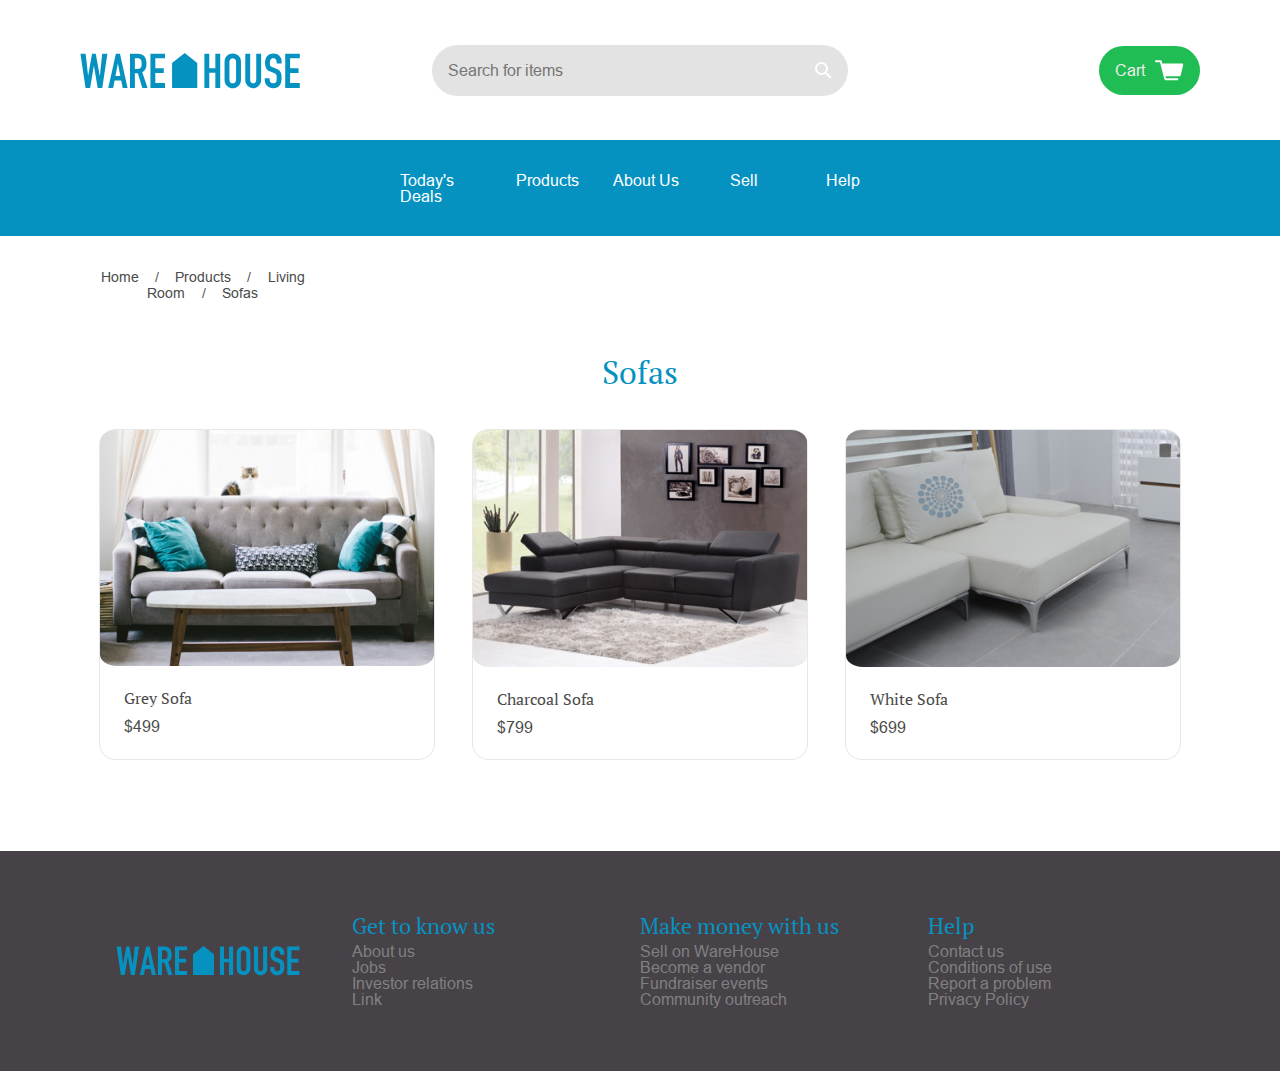
<file: Otis-Captone-Warehouse-Project/sofas.html>
<!DOCTYPE html>
<html>
<head>
  <title>WareHouse</title>
  <link rel="stylesheet" type="text/css" href="resources/css/reset.css">
  <link rel="stylesheet" type="text/css" href="resources/css/base.css">
  <link href="https://fonts.googleapis.com/css?family=PT+Serif:700" rel="stylesheet">
</head>
<body>
  <main class="container" role="main">

    <!-- Header -->

    <header>
      <div class="image-container">
        <a href="index.html"><img class="logo" src="resources/img/warehouse-logo.svg" alt="Warehouse logo" role="img"></a>
      </div>
      <div class="search-bar">
        <input type="text" name="search" placeholder="Search for items" role="textbox">
        <a href="" class="icon"><img src="resources/img/search.svg" alt="Search" role="img"></a>
      </div>
      <a href="cart.html" class="button cart">Cart <img src="resources/img/cart.svg" alt="Cart" role="img"></a>
    </header>
    <nav role="navigation">
      <a href="deals.html">Today's Deals</a>
      <a href="products.html">Products</a>
      <a href="about.html">About Us</a>
      <a href="sell.html">Sell</a>
      <a href="#">Help</a>
    </nav>

    <!-- Sofas Section -->

    <section id="main" class="product-list-section" role="region">
      <ul class="breadcrumb">
        <li><a href="index.html">Home</a></li>
        <li><a href="products.html">Products</a></li>
        <li><a href="living.html">Living Room</a></li>
        <li>Sofas</li>
      </ul>

      <div class="product-list-title">Sofas</div>
      <div class="product-list">
        <a href="#" class="product-item">
          <div class="image-container">
            <img src="resources/img/sofas/grey-sofa.jpg" alt="Grey Sofa" role="img">
          </div>
          <div class="description">
            <h3 role="heading">Grey Sofa</h3>
            <span class="price">$499</span>
          </div>
        </a>

        <a href="#" class="product-item">
          <div class="image-container">
            <img src="resources/img/sofas/charcoal-sofa.jpg" alt="Charcoal Sofa" role="img">
          </div>
          <div class="description">
            <h3 role="heading">Charcoal Sofa</h3>
            <span class="price">$799</span>
          </div>
        </a>

        <a href="#" class="product-item">
          <div class="image-container">
            <img src="resources/img/sofas/white-sofa.jpg" alt="White Sofa" role="img">
          </div>
          <div class="description">
            <h3 role="heading">White Sofa</h3>
            <span class="price">$699</span>
          </div>
        </a>

      </div>
    </section>

    <!-- Footer -->

    <footer>
      <img src="resources/img/warehouse-logo.svg" alt="Warehouse logo" role="img">
      <div class="links">
        <h4 role="heading">Get to know us</h4>
        <a href="#">About us</a>
        <a href="jobs.html">Jobs</a>
        <a href="#">Investor relations</a>
        <a href="#">Link</a>
      </div>
      <div class="links">
        <h4 role="heading">Make money with us</h4>
        <a href="sell.html">Sell on WareHouse</a>
        <a href="#">Become a vendor</a>
        <a href="#">Fundraiser events</a>
        <a href="#">Community outreach</a>
      </div>
      <div class="links">
        <h4 role="heading">Help</h4>
        <a href="#">Contact us</a>
        <a href="#">Conditions of use</a>
        <a href="#">Report a problem</a>
        <a href="#">Privacy Policy</a>
      </div>
    </footer>
  </main>
</body>
</html>
</file>
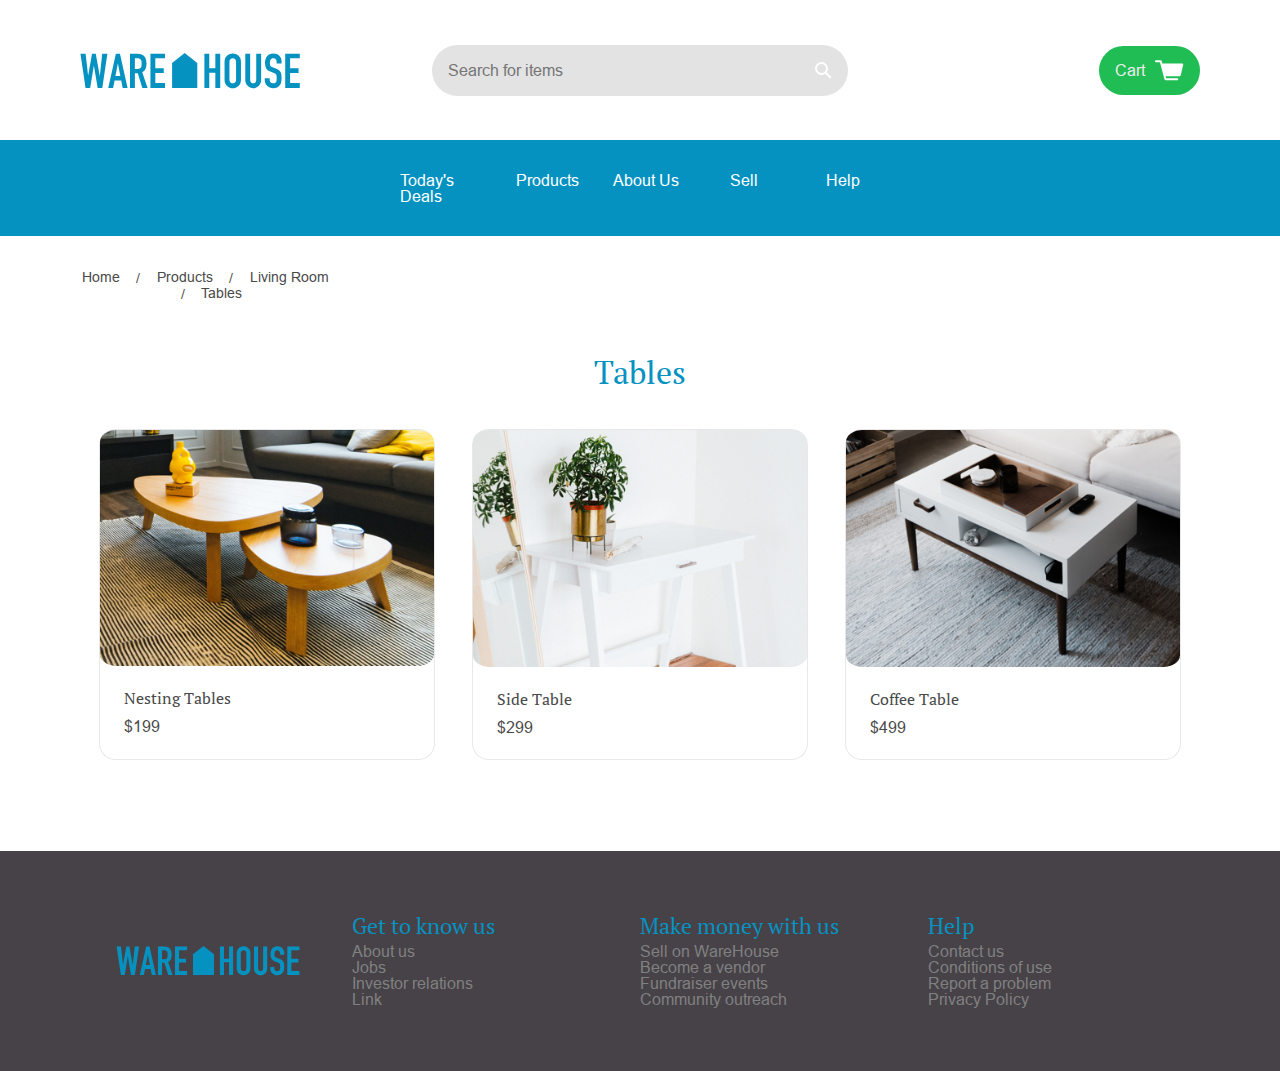
<file: Otis-Captone-Warehouse-Project/tables.html>
<!DOCTYPE html>
<html>
<head>
  <title>WareHouse</title>
  <link rel="stylesheet" type="text/css" href="resources/css/reset.css">
  <link rel="stylesheet" type="text/css" href="resources/css/base.css">
  <link href="https://fonts.googleapis.com/css?family=PT+Serif:700" rel="stylesheet">
</head>
<body>
  <main class="container" role="main">

    <!-- Header -->

    <header>
      <div class="image-container">
        <a href="index.html"><img class="logo" src="resources/img/warehouse-logo.svg" alt="Warehouse logo" role="img"></a>
      </div>
      <div class="search-bar">
        <input type="text" name="search" placeholder="Search for items" role="textbox">
        <a href="" class="icon"><img src="resources/img/search.svg" alt="Search" role="img"></a>
      </div>
      <a href="cart.html" class="button cart">Cart <img src="resources/img/cart.svg" alt="Cart" role="img"></a>
    </header>
    <nav role="navigation">
      <a href="deals.html">Today's Deals</a>
      <a href="products.html">Products</a>
      <a href="about.html">About Us</a>
      <a href="sell.html">Sell</a>
      <a href="#">Help</a>
    </nav>

    <!-- Tables Section -->

    <section id="main" class="product-list-section" role="region">
      <ul class="breadcrumb">
        <li><a href="index.html">Home</a></li>
        <li><a href="products.html">Products</a></li>
        <li><a href="living.html">Living Room</a></li>
        <li>Tables</li>
      </ul>
      <div class="product-list-title">Tables</div>

      <div class="product-list">
        <a href="#" class="product-item">
          <div class="image-container">
            <img src="resources/img/tables/nesting-tables.jpg" alt="Nesting Tables" role="img">
          </div>
          <div class="description">
            <h3 role="heading">Nesting Tables</h3>
            <span class="price">$199</span>
          </div>
        </a>

        <a href="#" class="product-item">
          <div class="image-container">
            <img src="resources/img/tables/side-table.jpg" alt="Side Table" role="img">
          </div>
          <div class="description">
            <h3 role="heading">Side Table</h3>
            <span class="price">$299</span>
          </div>
        </a>

        <a href="#" class="product-item">
          <div class="image-container">
            <img src="resources/img/tables/coffee-table.jpg" alt="Coffee Table" role="img">
          </div>
          <div class="description">
            <h3 role="heading">Coffee Table</h3>
            <span class="price">$499</span>
          </div>
        </a>

      </div>
    </section>

    <!-- Footer -->

    <footer>
      <img src="resources/img/warehouse-logo.svg" alt="Warehouse logo" role="img">
      <div class="links">
        <h4 role="heading">Get to know us</h4>
        <a href="#">About us</a>
        <a href="jobs.html">Jobs</a>
        <a href="#">Investor relations</a>
        <a href="#">Link</a>
      </div>
      <div class="links">
        <h4 role="heading">Make money with us</h4>
        <a href="sell.html">Sell on WareHouse</a>
        <a href="#">Become a vendor</a>
        <a href="#">Fundraiser events</a>
        <a href="#">Community outreach</a>
      </div>
      <div class="links">
        <h4 role="heading">Help</h4>
        <a href="#">Contact us</a>
        <a href="#">Conditions of use</a>
        <a href="#">Report a problem</a>
        <a href="#">Privacy Policy</a>
      </div>
    </footer>
  </main>
</body>
</html>
</file>
<file: Otis-Captone-Warehouse-Project/resources/css/base.css>
@font-face {
  font-family: 'Arial-MT' ;
  src: url('../fonts/ari.ttf') format('truetype');
}

/* Site-Wide Styles */

html {
  font-size: 16px;
}

body {
  font-family: 'Arial-MT', sans-serif;
  color: hsla(0, 0%, 29%, 1);
}

a {
  text-decoration: none;
  transition: .3s;
}

a:hover {
  color: hsla(0, 0%, 29%, 1);
}

h1,
h2,
h3,
h4 {
  font-family: 'PT Serif', 'Arial-MT', sans-serif;
  color: hsla(195, 94%, 39%, 1);
}

input,
textarea,
select {
  border-radius: 3px;
  background-color: hsla(0, 0%, 89%, 1);
  padding: 1rem;
}

/* Reusable Component - Button */

.button {
  border-radius: 50px;
  background-color: hsla(140, 71%, 43%, 1);
  text-align: center;
  color: hsla(0, 0%, 93%, 1);
  transition: .25s;
}

.button:hover {
  background-color: hsla(195, 94%, 39%, 1);
  color: hsla(0, 100%, 100%, 1);
}

/* Reusable Component - Image Container */

.image-container {
  overflow: hidden;
  border-radius: 5%;
}

.image-container img {
  display: block;
  padding: 0%;
  max-width: 100%;
  height: auto;
}

.image-container .logo {
  transform: scale(1.2);
  padding: 5%;
}
/* Reusable Component - Product List */

.product-list-section {
  padding: 2rem 5rem 3.75rem 5rem;
}

.product-list {
  display: grid;
  grid-template-columns: repeat(3, 1fr);
  margin-bottom: .75rem;
}

.product-list-title {
  color: hsla(195, 94%, 39%, 1);
  font-family: 'PT Serif', 'Arial-MT', sans-serif;
  font-size: 32px;
  margin-bottom: 2%;
}

.product-category {
  border-radius: 5%;
  background-color: hsla(0, 0%, 100%, 1);
  border: solid 0px hsla(0, 0%, 91%, 1);
  margin: 5%;
}

.product-category .description-category {
  padding: 1.5rem;
  text-align: left;
}

.product-category h3 {
  margin-bottom: .75rem;
  color: hsla(0, 0%, 29%, 1);
}

.product-category:hover {
  transform: scale(1.05);
}

.product-item {
  border-radius: 5%;
  background-color: hsla(0, 0%, 100%, 1);
  border: solid 1px hsla(0, 0%, 91%, 1);
  margin: 5%;
}

.product-item .description {
  padding: 1.5rem;
  text-align: left;
}


.product-item h3 {
  margin-bottom: .75rem;
  color: hsla(0, 0%, 29%, 1);
  position: relative;
  display: block;
}

.product-item .price {
  color: hsla(0, 0%, 29%, 1);
}

.product-item:hover {
  transform: scale(1.05);
}

/* Reusable Component - Form Field With Label */
.field {
  display: flex;
  flex-direction: column;
}

.field label {
  padding-bottom: .75rem;
}


/* Reusable Component - Navigation Breadcrumbs */
ul.breadcrumb {
  justify-self: left;
  padding: 0% 0% 5% 0%;
  list-style: none;
  align-items: flex-start;
}
ul.breadcrumb li {
  display: inline;
  font-size: 14px;
  align-items: flex-start;
}
ul.breadcrumb li+li:before {
  padding: 5%;
  color: hsla(0, 0%, 29%, 1);
  content: "/\00a0";
}
ul.breadcrumb li a {
  color: hsla(0, 0%, 29%, 1);
  text-decoration: none;
}

ul.breadcrumb li a:hover {
  color: hsla(195, 94%, 39%, 1);
  text-decoration: none;
}


@media only screen and (max-width: 1100px) {
  .product-list {
    grid-template-columns: repeat(2, 1fr);
  }
}

@media only screen and (max-width: 680px) {
  .product-list {
    grid-template-columns: 1fr;
  }
}


/* Site-Wide Grid */

.container {
  display: grid;
  grid-template-areas: 'header'
                       'nav'
                       'main'
                       'footer';
}


/* Header */

header {
  grid-area: header;
  display: grid;
  grid-template-columns: 22rem 1fr 22rem;
  align-items: center;
  padding: .75rem 5rem;
  font-size: inherit;
  background-color: hsla(0, 0%, 100%, 1);
  margin-top: 2%;
}


.search-bar {
  display: flex;
  border-radius: 50px;
  width: 100%;
  color: white;
}

.search-bar input {
  color: white;
  flex-grow: 1;
  border-top-right-radius: 0;
  border-top-left-radius: 30px;
  border-bottom-right-radius: 0;
  border-bottom-left-radius: 30px;
}

.search-bar input:focus {
  background-color: white;
  color: hsla(290, 4%, 27%, 1);
  border: hsla(0, 0%, 89%, 1) 2px solid;
}

.search-bar .icon {
  background-color: hsla(0, 0%, 89%, 1);
  border-radius: 0 53px 53px 0;
  padding: 1rem;
}

.search-bar .icon img {
  vertical-align: middle;
}

.cart {
  justify-self: end;
  display: flex;
  align-items: center;
  padding: .875rem 1rem;
  border-radius: 54px;
}

.cart img {
  padding-left: .625rem;
}

.cart:hover {
  background-color: hsla(195, 94%, 39%, 1);
}

nav {
  display: grid;
  grid-template-columns: repeat(5, 1fr);
  justify-items: center;
  grid-area: nav;
  background-color: hsla(195, 94%, 39%, 1);
  padding: 2rem 24.25rem 2rem 25rem;
  margin-top: 2%;
}

nav a {
  color: white;
}

nav a:hover {
  color: hsla(0, 0%, 13%, 1);
  font-weight: bold;
}

nav a:visted {
  color: hsla(0, 0%, 29%, 1);
}

@media only screen and (max-width: 1100px) {
  header {
    grid-template-columns: 1fr;
    justify-items: center;
  }

  .cart {
    justify-self: auto;
  }
}

@media only screen and (max-width: 700px) {
  nav {
    grid-template-columns: 1fr;
  }
}

/* Main Section */

#main {
  grid-area: main;
  display: grid;
  justify-items: center;
  text-align: center;
  background-color: hsla(0, 0%, 100%, 1);
}

#main h2 {
  margin-bottom: 2rem;
  font-size: 22px;
}

#main .button {
  box-sizing: border-box;
  width: 14.375rem;
  padding: .875rem 0;
}

/* Footer */

footer {
  grid-area: footer;
  display: grid;
  grid-template-columns: repeat(4, 1fr);
  padding: 4rem;
  background-color: hsla(290, 4%, 27%, 1);
}

footer img {
  align-self: center;
  justify-self: center;
}

footer .links {
  display: grid;
}

footer a {
  color: hsla(0, 0%, 50%, 1);
}

footer h4 {
  font-size: 22px;
  margin-bottom: 2%;
}

@media only screen and (max-width: 810px) {
  footer {
    grid-template-columns: repeat(3, 1fr);
  }

  footer img {
    grid-column: 1 / span 3;
  }
}

@media only screen and (max-width: 490px) {
  footer {
    grid-template-columns: 1fr;
    justify-items: center;
    text-align: center;
  }

  footer img {
    grid-column: auto;
  }
}
</file>
<file: Otis-Captone-Warehouse-Project/resources/css/index.css>
.hero {
  width: 100%;
  height: 22rem;
  margin-top: 0;
  margin-bottom: 2%;
  border-radius: 0%;
  background-image: url('../img/home/hero.png');
  background-repeat: no-repeat;
  background-size: cover;
  background-position: center;
  text-align: center;
}

.hero h1 {
  padding-top: 10rem;
  color: white;
  font-family: 'PT Serif', Arial, sans-serif;
  font-size: 64px;
  font-weight: bold;
  text-align: center;
}

.products {
  padding: 0 5rem 6rem 5rem;
}

.products h2 {
  margin-top: 2rem;
  font-size: 32px;
}

.landing .product-list {
  grid-template-columns: repeat(4, 1fr);
}

.categories h3 {
  margin-bottom: 0;
}

@media only screen and (max-width: 1020px) {
  .landing .product-list {
    grid-template-columns: repeat(3, 1fr);
  }
}


@media only screen and (max-width: 760px) {
  .landing .product-list {
    grid-template-columns: repeat(2, 1fr);
  }
}

@media only screen and (max-width: 565px) {
  .hero {
    padding-left: 0;
    text-align: center;
  }

  .hero h2 {
    padding-top: 7rem;
  }

  .hero p {
    width: 90%;
    margin: auto;
  }
}

@media only screen and (max-width: 470px) {
  .landing .product-list {
    grid-template-columns: 1fr;
  }
}
</file>
<file: Otis-Captone-Warehouse-Project/resources/css/about.css>
/* About Page */

.about h1 {
  width: 100%;
  padding: 10rem;
  background-image: url('../img/hero.png');
  background-repeat: no-repeat;
  background-size: cover;
  background-position: center;
  font-size: 64px;
  font-stretch: condensed;
  color: hsla(0, 100%, 100%, 1);

}

.about .information {
  padding: 3.75rem 20% 6.75rem 20%;
  color: hsla(0, 0%, 29%, 1);
}

.about h3 {
  margin-bottom: 1rem;
  font-size: inherit;
}

.about p {
  padding-bottom: 2rem;
  font-size: inherit;
  line-height: 1.8;
  text-align: left;
  line-break: strict;
}

.about .join {
  display: grid;
  justify-items: center;
  padding: 1.5rem 0;
}

@media only screen and (max-width: 735px) {
  .about h1 {
    font-size: 6rem;
  }
}

@media only screen and (max-width: 490px) {
  .about h1 {
    font-size: 4rem;
  }

  .about h3 {
    font-size: 1.25rem;
  }

  .about p {
    font-size: 1rem;
  }
}
</file>
<file: Otis-Captone-Warehouse-Project/resources/css/cart.css>
#main {
  margin-left: 2rem;
  margin-right: 2rem;
}

.product-list-section {
  padding: 2rem 5rem 3.75rem 5rem;
}

.shopping-cart {
  display: grid;
  grid-template-columns: repeat(4, 1fr);
  grid-template-rows: repeat(3, 1fr);
  grid-column-gap: 3rem;
  border: 1px solid hsla(0, 0%, 85%, 1);
  padding: 0rem 1rem 0rem 0rem;
  background-color: hsla(0, 100%, 100%, 1);
}

.row {
  display: grid;
  grid-template-columns: repeat(3, 1fr);
  grid-column: 1/4;
  padding: 1.5rem 0rem 1.5rem 0rem;
  border-bottom: 1px solid hsla(0, 0%, 85%, 1);
  margin-left: 1.5rem;
}

#no-border {
  border-bottom: none;
}

input {
  width: 3rem;
  padding-left: 1rem;
}

input:focus {
  background-color: white;
  color: hsla(290, 4%, 27%, 1);
  border: hsla(0, 0%, 89%, 1) 2px solid;
}

.total {
  grid-column: 4;
  grid-row: 1/4;
  border-left: 1px solid hsla(0, 0%, 85%, 1);
  margin-top: 1.5rem;
  margin-bottom: 1.5rem;
  padding: 1rem 0rem;
}

.product-item h3 {
  margin-bottom: .75rem;
  color: hsla(0, 0%, 29%, 1);
}

.product-item .price {
  color: hsla(0, 0%, 29%, 1);
}

.description {
  padding: 1.5rem;
  text-align: left;
}

.description h3{
  color: hsla(0, 0%, 29%, 1);
}

.total .description h3{
  float: left;
}
.total .description span{
  float: right;
  padding-bottom: 2rem;
}

#main .button {
  box-sizing: border-box;
  padding: 0.875rem 5rem;
  border-radius: 54px;
  margin-left: 1rem;
}

@media only screen and (max-width: 1020px) {
  .landing .product-list {
    grid-template-columns: repeat(3, 1fr);
  }
}


@media only screen and (max-width: 760px) {
  .landing .product-list {
    grid-template-columns: repeat(2, 1fr);
  }
}


@media only screen and (max-width: 470px) {
  .landing .product-list {
    grid-template-columns: 1fr;
  }
}
</file>
<file: Otis-Captone-Warehouse-Project/resources/css/jobs.css>
#main {
  text-align: left;
  justify-items: auto;
}

.jobs {
  padding: 2rem 5rem 3.75rem 5rem;
}

.jobs h3 {
  justify-self: left;
  margin-bottom: 2rem;
  font-size: inherit;
  margin-left: 13%;
}

form {
  display: grid;
  grid-template-columns: repeat(2, 1.5fr) 1fr;
  align-items: center;
  margin-bottom: 3.125rem;
}

form .field {
  margin-right: 3%;
}

form .field input:focus{
  background-color: white;
  color: hsla(290, 4%, 27%, 1);
  border: hsla(0, 0%, 89%, 1) 2px solid;
}

#main form .button {
  height: fit-content;
  padding: 1.14rem 0;
}

.job-list {
  justify-self: left;
  border-top: solid 1px hsla(0, 0%, 59%, 1);
  margin-left: 13%;
}

.job {
  border-bottom: solid 1px hsla(0, 0%, 59%, 1);
  padding: 1rem 0;
}

.job h4 {
  padding-bottom: .5rem;
  font-size: inherit;
  line-height: 1.2;
}

#see-all-jobs {
  justify-self: left;
  margin-top: 3.6875rem;
  margin-left: 13%;
}
</file>
<file: Otis-Captone-Warehouse-Project/resources/css/sell.css>
#main {
  text-align: left;
  justify-items: auto;
}

.sell {
  padding: 2rem 5rem 3.75rem 5rem;
}

.sell .product-list-title {
  font-weight: bold;
  font-size: 32px;
}

form {
  display: grid;
  grid-template-areas: 'name name price quantity'
                       'description description description description'
                       '. . . submit';
  font-size: inherit;
}

input {
  min-width: 50%;
  box-sizing: border-box;
}

select {
  background-color: hsla(0, 0%, 100%, 1);
  font-size: inherit;
}

textarea {
  min-height: 12rem;
  font-size: inherit;
}

#name {
  grid-area: name;
}

#price {
  grid-area: price;
  margin-left: 5%;
}

#quantity {
  grid-area: quantity;
  margin-left: 5%;
}

#description {
  grid-area: description;
  margin-top: 5%;
}

#submit {
  grid-area: submit;
  justify-self: center;
  margin-top: 5%;
}

#description textarea {
  border: none;
}

#name input:focus {
  background-color: white;
  color: hsla(290, 4%, 27%, 1);
  border: hsla(0, 0%, 89%, 1) 2px solid;
}

#price input:focus {
  background-color: white;
  color: hsla(290, 4%, 27%, 1);
  border: hsla(0, 0%, 89%, 1) 2px solid;
}

#description textarea:focus {
  background-color: white;
  color: hsla(290, 4%, 27%, 1);
  border: hsla(0, 0%, 89%, 1) 2px solid;
}

@media only screen and (max-width: 1100px) {
  .sell {
    padding-left: 10%;
    padding-right: 10%;
  }
}

@media only screen and (max-width: 970px) {
  form {
    grid-template-areas: 'name name'
                         'price quantity'
                         'description description'
                         '. submit';
  }
}

@media only screen and (max-width: 660px) {
  form {
    grid-template-areas: 'name'
                         'price'
                         'quantity'
                         'description'
                         'submit';
  }

  #submit {
    justify-self: center;
  }
}
</file>
